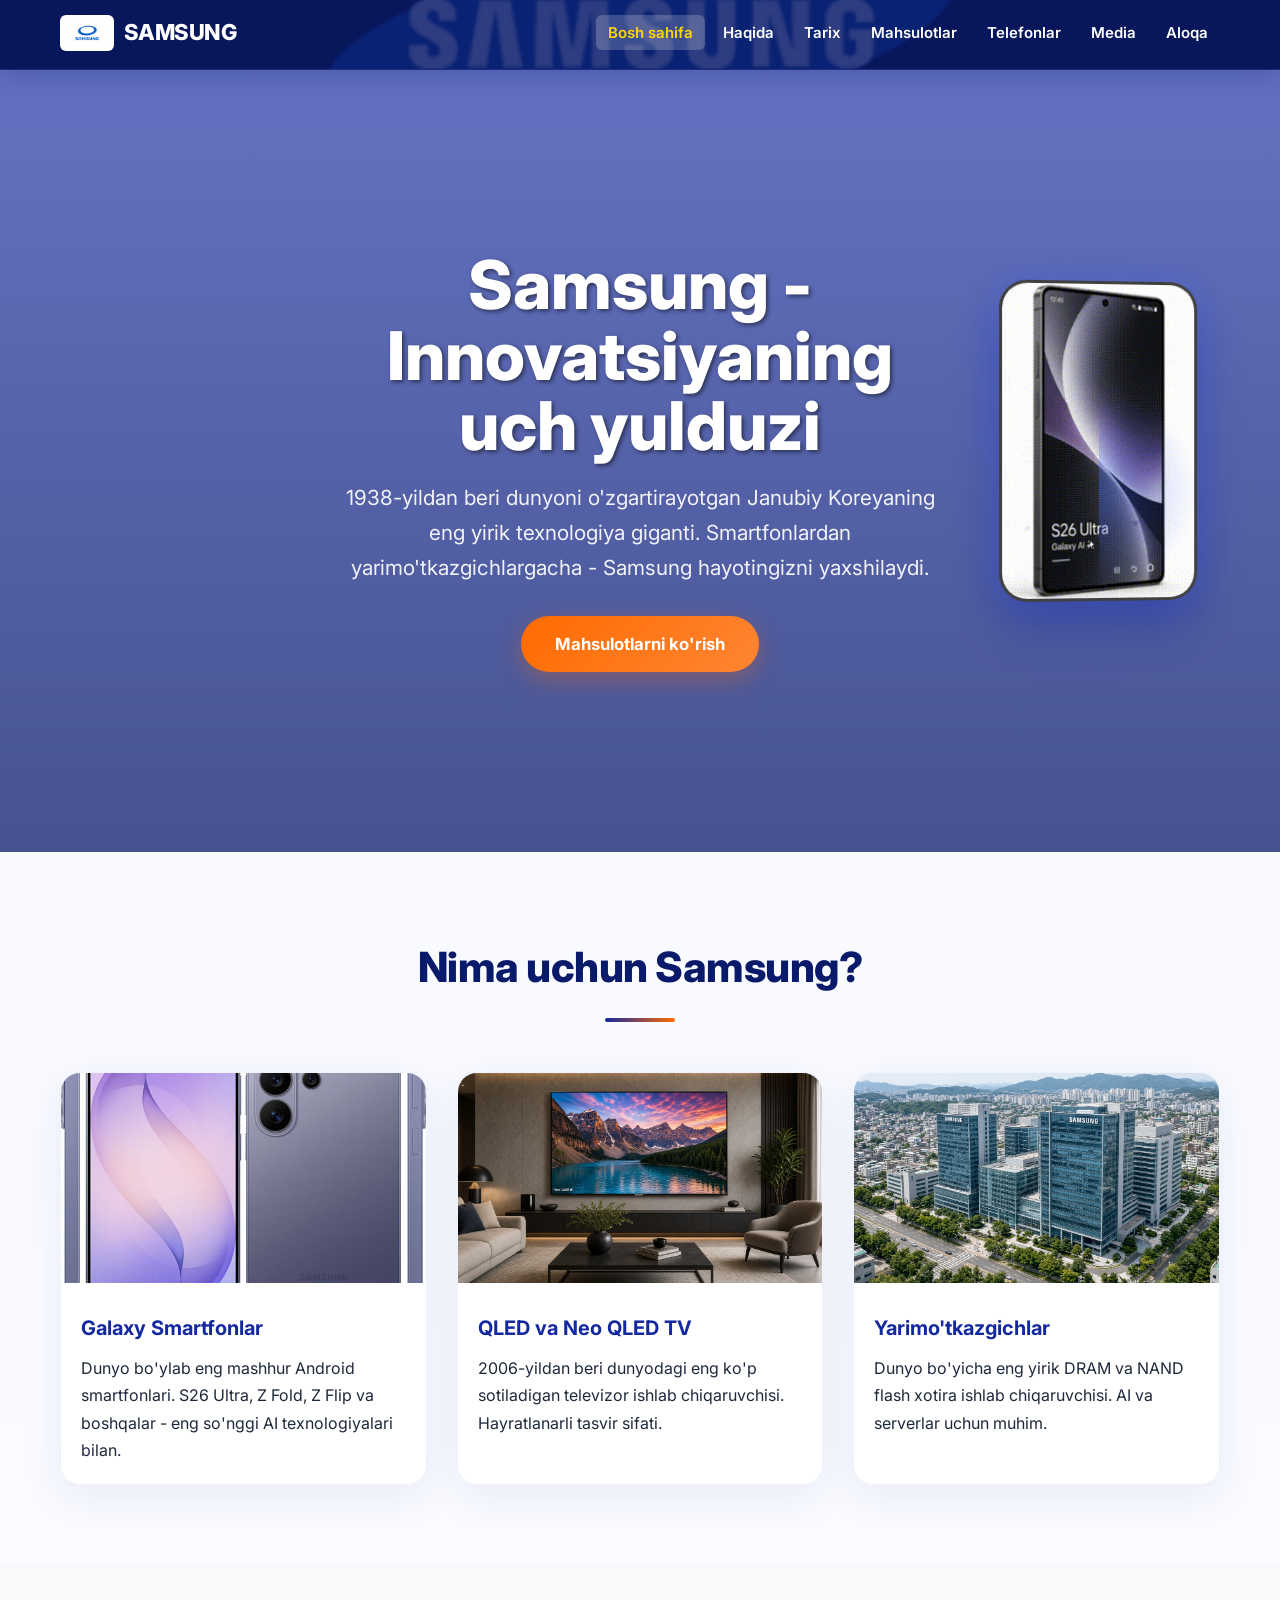
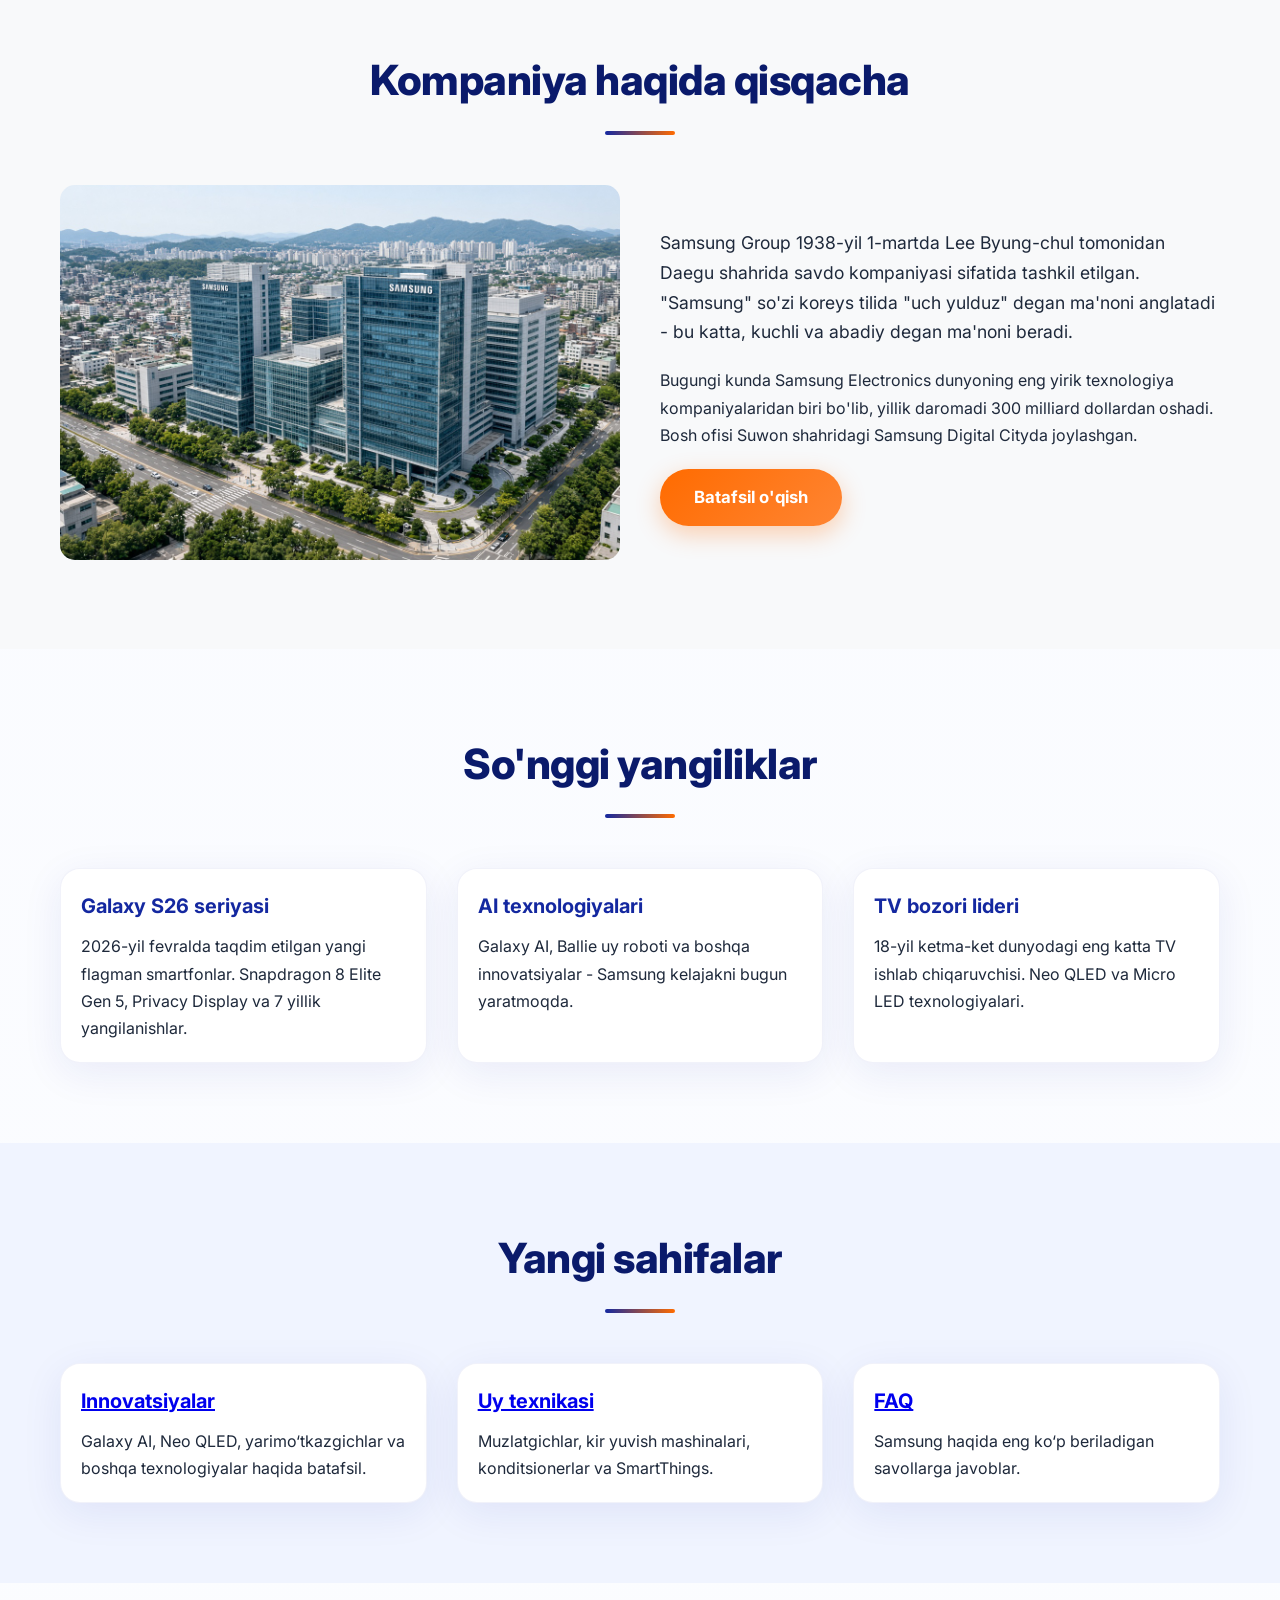
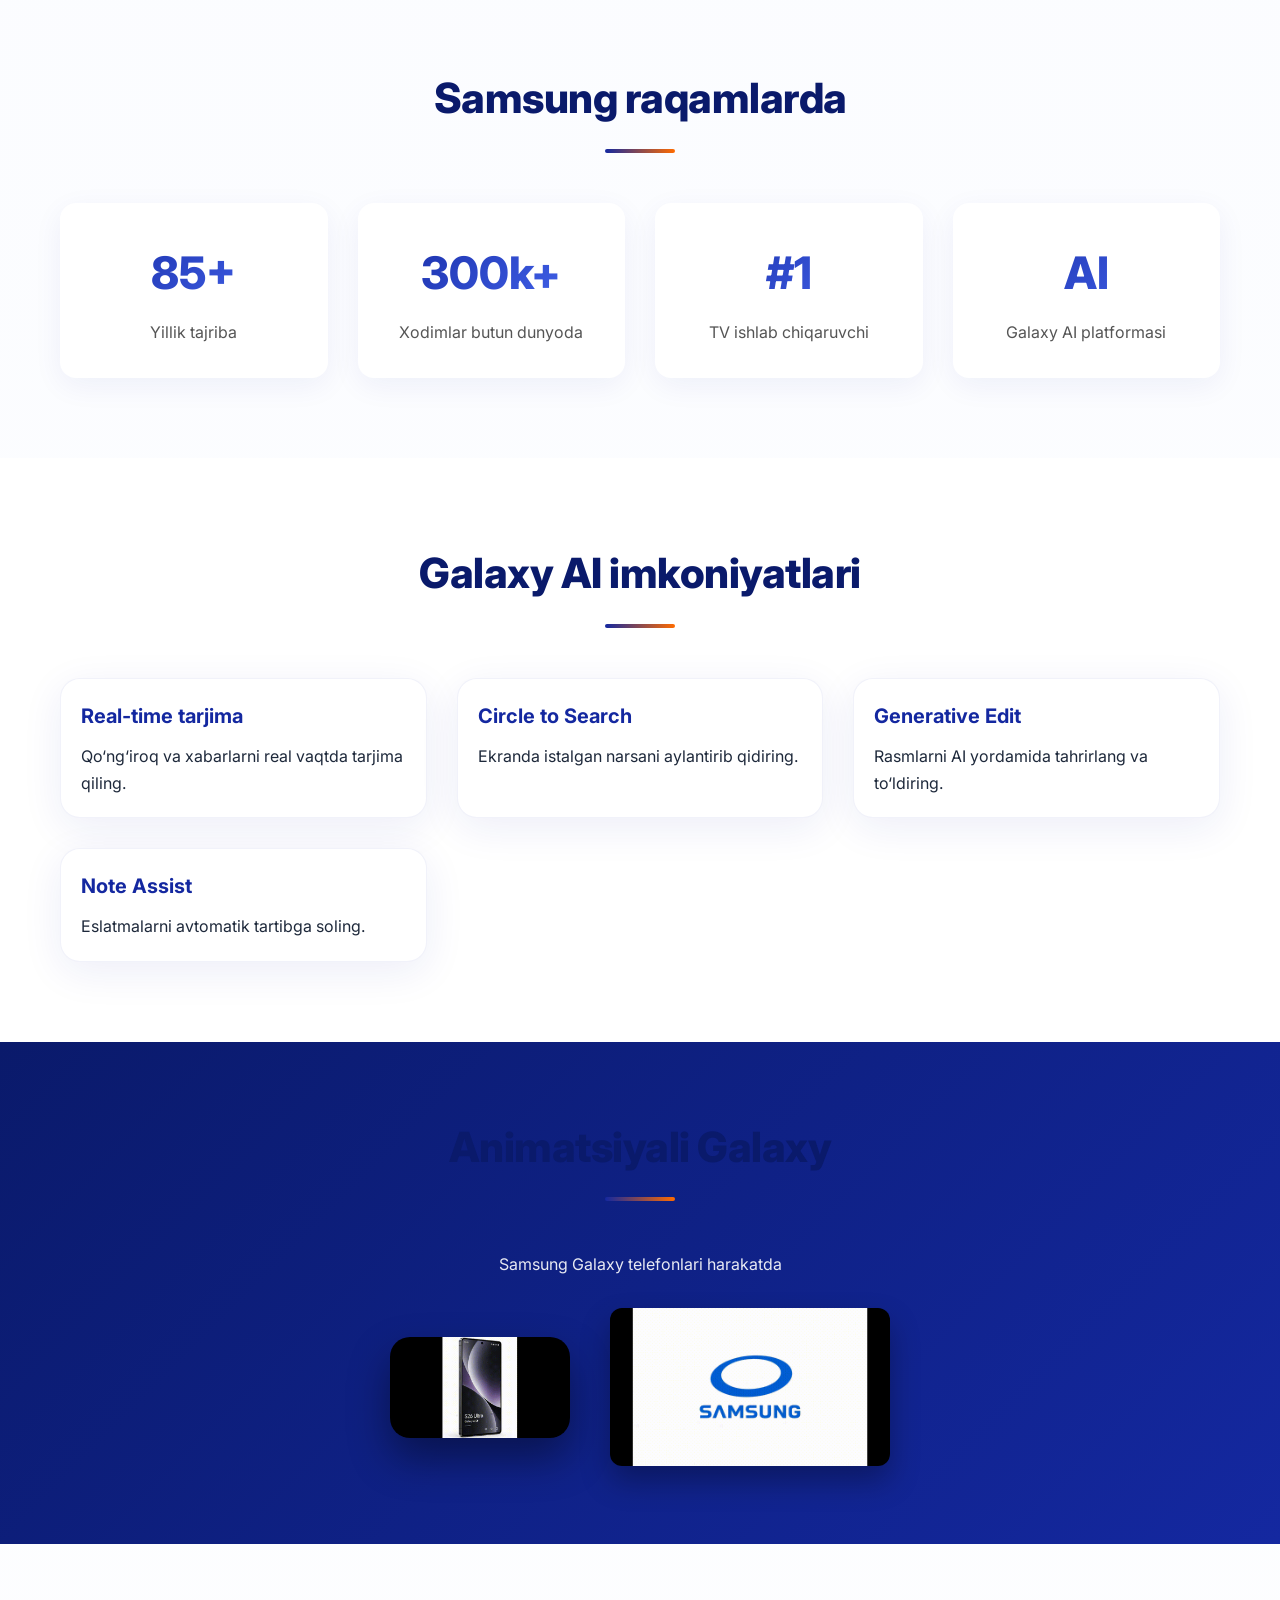
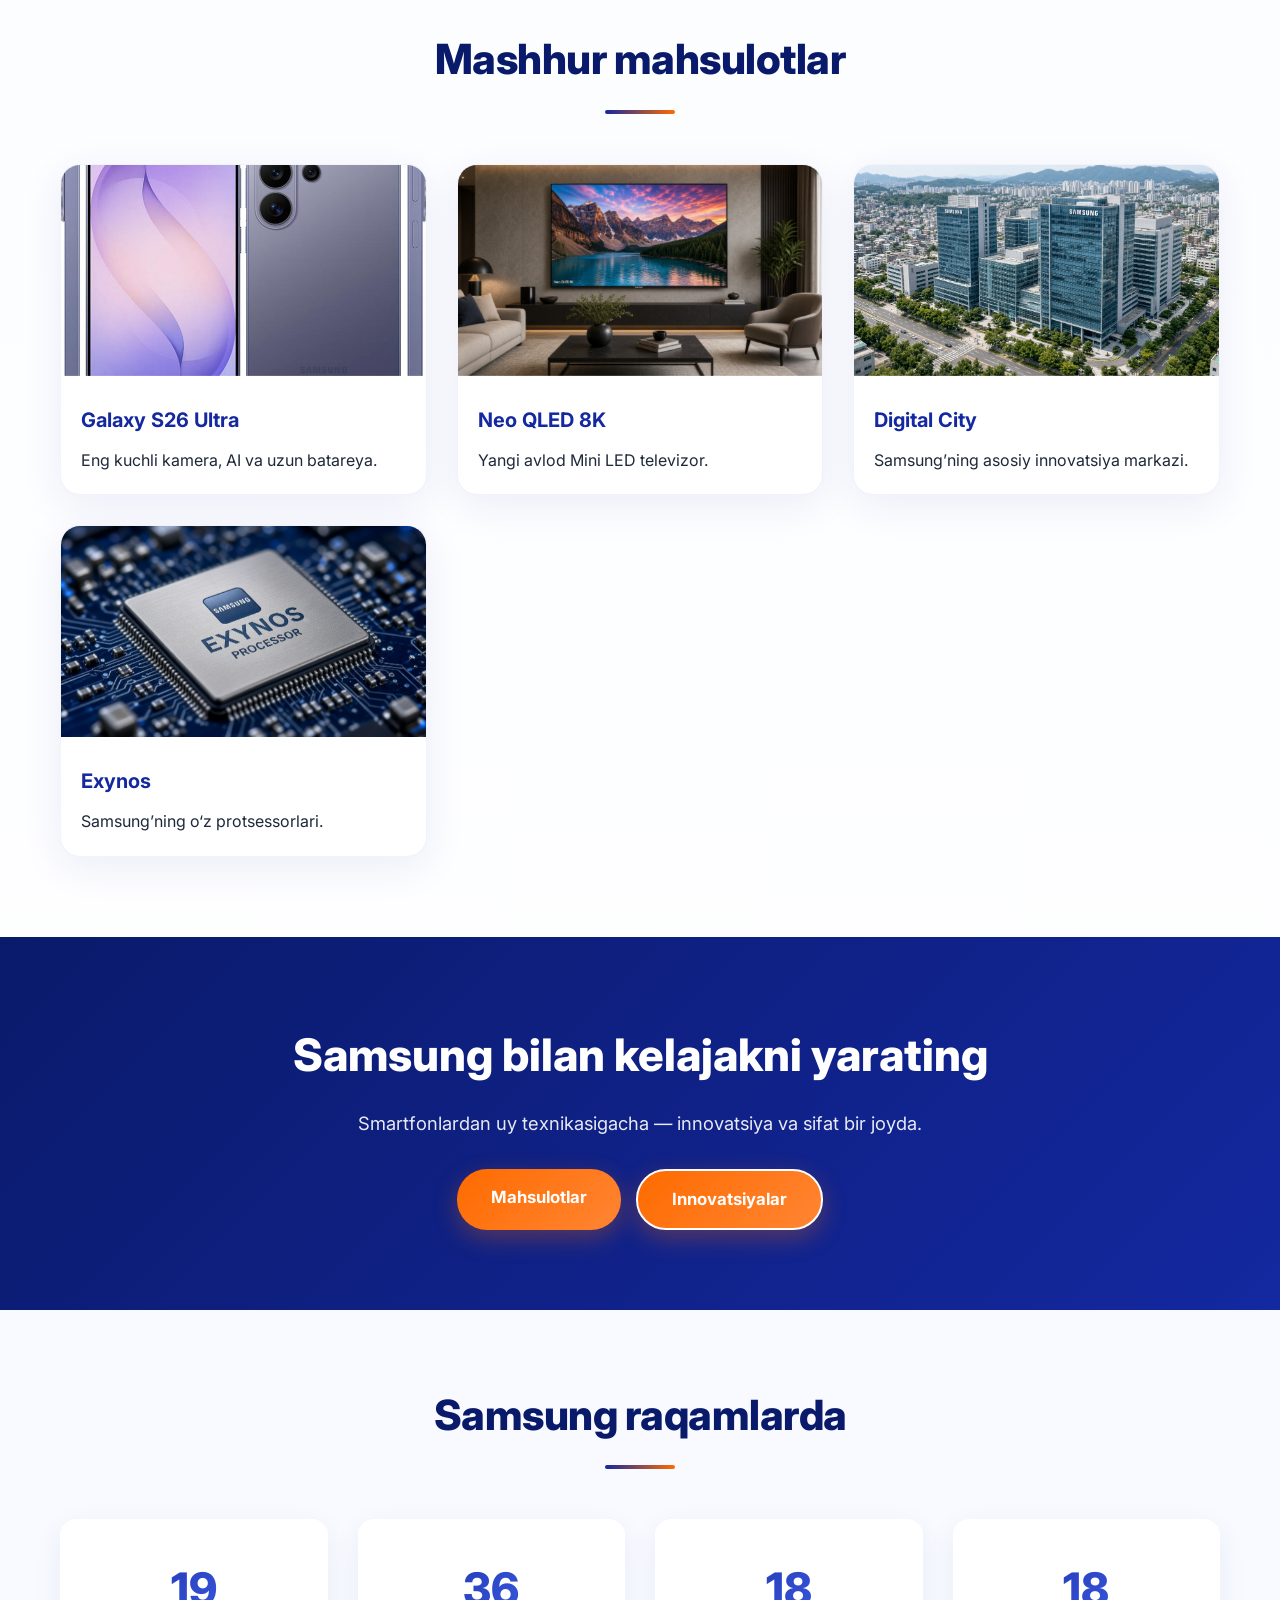
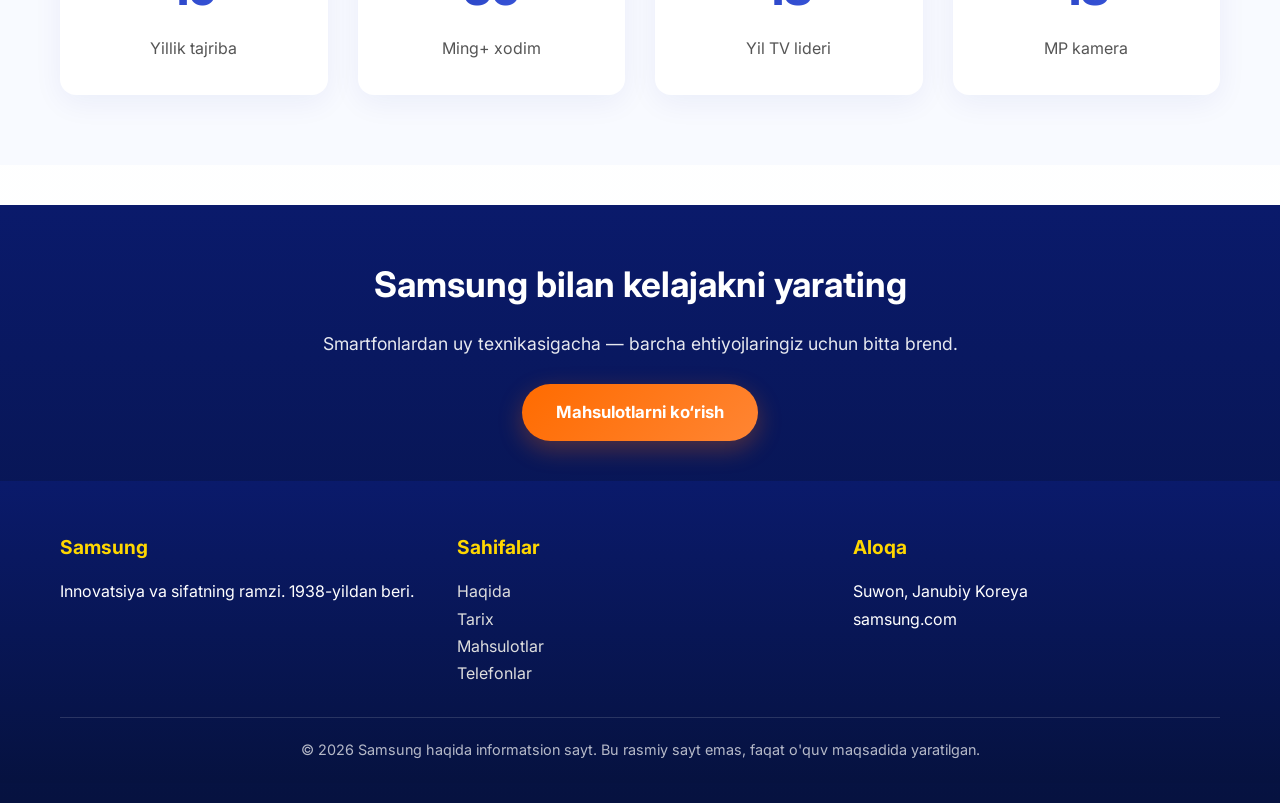
<file: samsung-site/index.html>
<!DOCTYPE html>
<html lang="uz">
<head>
    <meta charset="UTF-8">
    <meta name="viewport" content="width=device-width, initial-scale=1.0">
    <title>Samsung - Dunyodagi eng yirik texnologiya kompaniyasi</title>
    <link rel="stylesheet" href="css/style.css">
</head>
<body>
    <header>
        <img src="media/particles4.gif" alt="Particles" class="nav-video">
        <div class="nav-overlay"></div>
        <div class="container">
            <nav class="navbar">
                <a href="index.html" class="logo">
                    <img src="images/logo.jpg" alt="Samsung Logo">
                    SAMSUNG
                </a>
                <ul class="nav-menu">
                    <li><a href="index.html" class="active">Bosh sahifa</a></li>
                    <li><a href="haqida.html">Haqida</a></li>
                    <li><a href="tarix.html">Tarix</a></li>
                    <li><a href="mahsulotlar.html">Mahsulotlar</a></li>
                    <li><a href="telefonlar.html">Telefonlar</a></li>
                    <li><a href="media.html">Media</a></li>
                    <li><a href="aloqa.html">Aloqa</a></li>
                </ul>
                <div class="hamburger">
                    <span></span>
                    <span></span>
                    <span></span>
                </div>
            </nav>
        </div>
    </header>

    <section class="hero">
        <video autoplay muted loop playsinline class="hero-video">
            <source src="media/samsung-billboard-web.mp4" type="video/mp4">
        </video>
        <div class="hero-overlay"></div>
        <div class="hero-content">
            <h1>Samsung - Innovatsiyaning uch yulduzi</h1>
            <p>1938-yildan beri dunyoni o'zgartirayotgan Janubiy Koreyaning eng yirik texnologiya giganti. Smartfonlardan yarimo'tkazgichlargacha - Samsung hayotingizni yaxshilaydi.</p>
            <a href="mahsulotlar.html" class="btn">Mahsulotlarni ko'rish</a>
        </div>
        <div class="d3-showcase">
            <div class="samsung-phone-3d">
                <img src="media/phone-zoom.gif" alt="3D Telefon Animatsiya" class="phone-img">
                <div class="glow"></div>
            </div>
        </div>
    </section>

    <section>
        <div class="container">
            <h2 class="section-title">Nima uchun Samsung?</h2>
            <div class="cards">
                <div class="card">
                    <img src="images/galaxy-s26-back.jpg" alt="Galaxy Smartfon">
                    <div class="card-content">
                        <h3>Galaxy Smartfonlar</h3>
                        <p>Dunyo bo'ylab eng mashhur Android smartfonlari. S26 Ultra, Z Fold, Z Flip va boshqalar - eng so'nggi AI texnologiyalari bilan.</p>
                    </div>
                </div>
                <div class="card">
                    <img src="images/neo-qled.jpg" alt="Samsung TV">
                    <div class="card-content">
                        <h3>QLED va Neo QLED TV</h3>
                        <p>2006-yildan beri dunyodagi eng ko'p sotiladigan televizor ishlab chiqaruvchisi. Hayratlanarli tasvir sifati.</p>
                    </div>
                </div>
                <div class="card">
                    <img src="images/digital-city.jpg" alt="Samsung HQ">
                    <div class="card-content">
                        <h3>Yarimo'tkazgichlar</h3>
                        <p>Dunyo bo'yicha eng yirik DRAM va NAND flash xotira ishlab chiqaruvchisi. AI va serverlar uchun muhim.</p>
                    </div>
                </div>
            </div>
        </div>
    </section>

    <section style="background: #f8f9fa;">
        <div class="container">
            <h2 class="section-title">Kompaniya haqida qisqacha</h2>
            <div style="display: flex; gap: 40px; align-items: center; flex-wrap: wrap;">
                <div style="flex: 1; min-width: 300px;">
                    <img src="images/digital-city.jpg" alt="Samsung Digital City" style="width: 100%; border-radius: 15px;">
                </div>
                <div style="flex: 1; min-width: 300px;">
                    <p style="font-size: 1.1rem; margin-bottom: 20px;">Samsung Group 1938-yil 1-martda Lee Byung-chul tomonidan Daegu shahrida savdo kompaniyasi sifatida tashkil etilgan. "Samsung" so'zi koreys tilida "uch yulduz" degan ma'noni anglatadi - bu katta, kuchli va abadiy degan ma'noni beradi.</p>
                    <p>Bugungi kunda Samsung Electronics dunyoning eng yirik texnologiya kompaniyalaridan biri bo'lib, yillik daromadi 300 milliard dollardan oshadi. Bosh ofisi Suwon shahridagi Samsung Digital Cityda joylashgan.</p>
                    <a href="haqida.html" class="btn" style="margin-top: 20px;">Batafsil o'qish</a>
                </div>
            </div>
        </div>
    </section>

    <section>
        <div class="container">
            <h2 class="section-title">So'nggi yangiliklar</h2>
            <div class="cards">
                <div class="card">
                    <div class="card-content">
                        <h3>Galaxy S26 seriyasi</h3>
                        <p>2026-yil fevralda taqdim etilgan yangi flagman smartfonlar. Snapdragon 8 Elite Gen 5, Privacy Display va 7 yillik yangilanishlar.</p>
                    </div>
                </div>
                <div class="card">
                    <div class="card-content">
                        <h3>AI texnologiyalari</h3>
                        <p>Galaxy AI, Ballie uy roboti va boshqa innovatsiyalar - Samsung kelajakni bugun yaratmoqda.</p>
                    </div>
                </div>
                <div class="card">
                    <div class="card-content">
                        <h3>TV bozori lideri</h3>
                        <p>18-yil ketma-ket dunyodagi eng katta TV ishlab chiqaruvchisi. Neo QLED va Micro LED texnologiyalari.</p>
                    </div>
                </div>
            </div>
        </div>
    </section>

    <section style="background:#f0f4ff;">
        <div class="container">
            <h2 class="section-title">Yangi sahifalar</h2>
            <div class="cards">
                <div class="card">
                    <div class="card-content">
                        <h3><a href="innovatsiyalar.html">Innovatsiyalar</a></h3>
                        <p>Galaxy AI, Neo QLED, yarimo‘tkazgichlar va boshqa texnologiyalar haqida batafsil.</p>
                    </div>
                </div>
                <div class="card">
                    <div class="card-content">
                        <h3><a href="uy-texnikasi.html">Uy texnikasi</a></h3>
                        <p>Muzlatgichlar, kir yuvish mashinalari, konditsionerlar va SmartThings.</p>
                    </div>
                </div>
                <div class="card">
                    <div class="card-content">
                        <h3><a href="faq.html">FAQ</a></h3>
                        <p>Samsung haqida eng ko‘p beriladigan savollarga javoblar.</p>
                    </div>
                </div>
            </div>
        </div>
    </section>

    <section>
        <div class="container">
            <h2 class="section-title">Samsung raqamlarda</h2>
            <div class="stats">
                <div class="stat">
                    <h3>85+</h3>
                    <p>Yillik tajriba</p>
                </div>
                <div class="stat">
                    <h3>300k+</h3>
                    <p>Xodimlar butun dunyoda</p>
                </div>
                <div class="stat">
                    <h3>#1</h3>
                    <p>TV ishlab chiqaruvchi</p>
                </div>
                <div class="stat">
                    <h3>AI</h3>
                    <p>Galaxy AI platformasi</p>
                </div>
            </div>
        </div>
    </section>

    <section style="background:#fff;">
        <div class="container">
            <h2 class="section-title">Galaxy AI imkoniyatlari</h2>
            <div class="cards">
                <div class="card">
                    <div class="card-content">
                        <h3>Real-time tarjima</h3>
                        <p>Qo‘ng‘iroq va xabarlarni real vaqtda tarjima qiling.</p>
                    </div>
                </div>
                <div class="card">
                    <div class="card-content">
                        <h3>Circle to Search</h3>
                        <p>Ekranda istalgan narsani aylantirib qidiring.</p>
                    </div>
                </div>
                <div class="card">
                    <div class="card-content">
                        <h3>Generative Edit</h3>
                        <p>Rasmlarni AI yordamida tahrirlang va to‘ldiring.</p>
                    </div>
                </div>
                <div class="card">
                    <div class="card-content">
                        <h3>Note Assist</h3>
                        <p>Eslatmalarni avtomatik tartibga soling.</p>
                    </div>
                </div>
            </div>
        </div>
    </section>

    <!-- Yangi animatsiyali bo'lim -->
    <section style="background: linear-gradient(135deg, #0a1a6b, #1428a0); color: white; padding: 70px 20px; text-align: center;">
        <div class="container">
            <h2 class="section-title" style="color: white;">Animatsiyali Galaxy</h2>
            <p style="margin-bottom: 30px; opacity: 0.9;">Samsung Galaxy telefonlari harakatda</p>
            <div style="display: flex; justify-content: center; gap: 40px; flex-wrap: wrap; align-items: center;">
                <div class="animated-phone">
                    <img src="media/phone-zoom.gif" alt="Telefon Zoom Animatsiya" style="width: 180px; border-radius: 20px; box-shadow: 0 20px 40px rgba(0,0,0,0.4);">
                </div>
                <div class="animated-phone">
                    <img src="media/samsung-slideshow.gif" alt="Slideshow Animatsiya" style="width: 280px; border-radius: 12px; box-shadow: 0 15px 30px rgba(0,0,0,0.3);">
                </div>
            </div>
        </div>
    </section>

    <section>
        <div class="container">
            <h2 class="section-title">Mashhur mahsulotlar</h2>
            <div class="cards">
                <div class="card">
                    <img src="images/galaxy-s26-back.jpg" alt="Galaxy">
                    <div class="card-content">
                        <h3>Galaxy S26 Ultra</h3>
                        <p>Eng kuchli kamera, AI va uzun batareya.</p>
                    </div>
                </div>
                <div class="card">
                    <img src="images/neo-qled.jpg" alt="TV">
                    <div class="card-content">
                        <h3>Neo QLED 8K</h3>
                        <p>Yangi avlod Mini LED televizor.</p>
                    </div>
                </div>
                <div class="card">
                    <img src="images/digital-city.jpg" alt="HQ">
                    <div class="card-content">
                        <h3>Digital City</h3>
                        <p>Samsung’ning asosiy innovatsiya markazi.</p>
                    </div>
                </div>
                <div class="card">
                    <img src="images/exynos.jpg" alt="Exynos">
                    <div class="card-content">
                        <h3>Exynos</h3>
                        <p>Samsung’ning o‘z protsessorlari.</p>
                    </div>
                </div>
            </div>
        </div>
    </section>

    <section style="background: linear-gradient(135deg, #0A1A6B, #1428A0); color: white; padding: 80px 20px; text-align: center;">
        <div class="container">
            <h2 style="font-size: 2.8rem; font-weight: 800; margin-bottom: 15px;">Samsung bilan kelajakni yarating</h2>
            <p style="font-size: 1.15rem; margin-bottom: 30px; opacity: 0.9; max-width: 600px; margin-left: auto; margin-right: auto;">Smartfonlardan uy texnikasigacha — innovatsiya va sifat bir joyda.</p>
            <div style="display: flex; gap: 15px; justify-content: center; flex-wrap: wrap;">
                <a href="mahsulotlar.html" class="btn" style="background: #FF6B00;">Mahsulotlar</a>
                <a href="innovatsiyalar.html" class="btn" style="background: transparent; border: 2px solid white;">Innovatsiyalar</a>
            </div>
        </div>
    </section>

    <!-- Yangi zur bo'lim: Raqamlar animatsiyasi -->
    <section style="background: #f8faff; padding: 70px 20px;">
        <div class="container">
            <h2 class="section-title">Samsung raqamlarda</h2>
            <div class="stats" id="stats">
                <div class="stat float-physics">
                    <h3 class="counter" data-target="85">0</h3>
                    <p>Yillik tajriba</p>
                </div>
                <div class="stat float-physics" style="animation-delay: 0.3s;">
                    <h3 class="counter" data-target="300">0</h3>
                    <p>Ming+ xodim</p>
                </div>
                <div class="stat float-physics" style="animation-delay: 0.6s;">
                    <h3 class="counter" data-target="18">0</h3>
                    <p>Yil TV lideri</p>
                </div>
                <div class="stat float-physics" style="animation-delay: 0.9s;">
                    <h3 class="counter" data-target="200">0</h3>
                    <p>MP kamera</p>
                </div>
            </div>
        </div>
    </section>

    <footer>
        <div class="container">
            <h2 style="font-size:2.2rem; margin-bottom:15px;">Samsung bilan kelajakni yarating</h2>
            <p style="font-size:1.1rem; margin-bottom:25px; opacity:0.9;">Smartfonlardan uy texnikasigacha — barcha ehtiyojlaringiz uchun bitta brend.</p>
            <a href="mahsulotlar.html" class="btn" style="background:#FF6B00; border:none;">Mahsulotlarni ko‘rish</a>
        </div>
    </section>

    <footer>
        <div class="container">
            <div class="footer-content">
                <div class="footer-section">
                    <h3>Samsung</h3>
                    <p>Innovatsiya va sifatning ramzi. 1938-yildan beri.</p>
                </div>
                <div class="footer-section">
                    <h3>Sahifalar</h3>
                    <ul>
                        <li><a href="haqida.html">Haqida</a></li>
                        <li><a href="tarix.html">Tarix</a></li>
                        <li><a href="mahsulotlar.html">Mahsulotlar</a></li>
                        <li><a href="telefonlar.html">Telefonlar</a></li>
                    </ul>
                </div>
                <div class="footer-section">
                    <h3>Aloqa</h3>
                    <p>Suwon, Janubiy Koreya</p>
                    <p>samsung.com</p>
                </div>
            </div>
            <div class="copyright">
                <p>&copy; 2026 Samsung haqida informatsion sayt. Bu rasmiy sayt emas, faqat o'quv maqsadida yaratilgan.</p>
            </div>
        </div>
    </footer>

    <script src="js/script.js"></script>
</body>
</html>
</file>
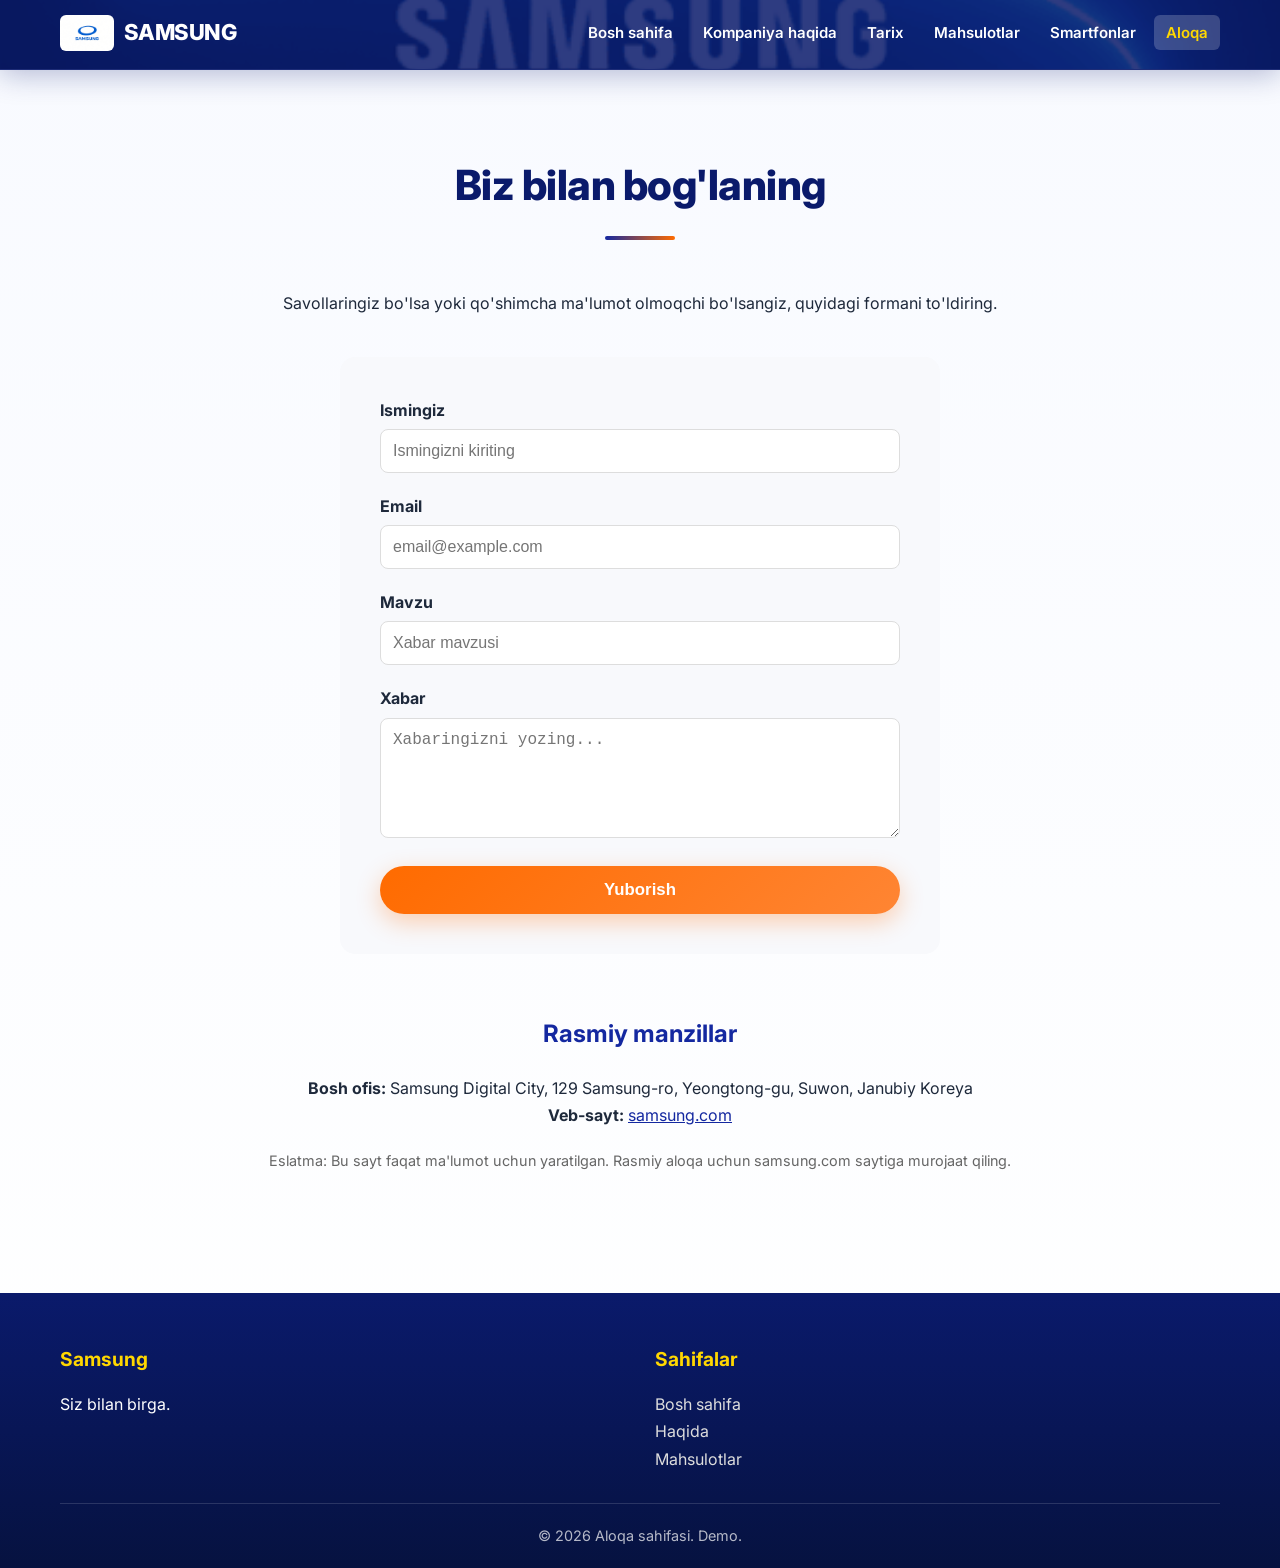
<file: samsung-site/aloqa.html>
<!DOCTYPE html>
<html lang="uz">
<head>
    <meta charset="UTF-8">
    <meta name="viewport" content="width=device-width, initial-scale=1.0">
    <title>Samsung bilan aloqa</title>
    <link rel="stylesheet" href="css/style.css">
</head>
<body>
    <header>
        <img src="media/particles4.gif" alt="Particles" class="nav-video">
        <div class="nav-overlay"></div>
        <div class="container">
            <nav class="navbar">
                <a href="index.html" class="logo">
                    <img src="images/logo.jpg" alt="Samsung Logo">
                    SAMSUNG
                </a>
                <ul class="nav-menu">
                    <li><a href="index.html">Bosh sahifa</a></li>
                    <li><a href="haqida.html">Kompaniya haqida</a></li>
                    <li><a href="tarix.html">Tarix</a></li>
                    <li><a href="mahsulotlar.html">Mahsulotlar</a></li>
                    <li><a href="telefonlar.html">Smartfonlar</a></li>
                    <li><a href="aloqa.html" class="active">Aloqa</a></li>
                </ul>
                
                <div class="hamburger">
                    <span></span>
                    <span></span>
                    <span></span>
                </div>
            </nav>
        </div>
    </header>

    <section>
        <div class="container">
            <h1 class="section-title">Biz bilan bog'laning</h1>
            <p style="text-align: center; margin-bottom: 40px;">Savollaringiz bo'lsa yoki qo'shimcha ma'lumot olmoqchi bo'lsangiz, quyidagi formani to'ldiring.</p>

            <div class="contact-form">
                <form>
                    <div class="form-group">
                        <label for="name">Ismingiz</label>
                        <input type="text" id="name" name="name" required placeholder="Ismingizni kiriting">
                    </div>
                    <div class="form-group">
                        <label for="email">Email</label>
                        <input type="email" id="email" name="email" required placeholder="email@example.com">
                    </div>
                    <div class="form-group">
                        <label for="subject">Mavzu</label>
                        <input type="text" id="subject" name="subject" required placeholder="Xabar mavzusi">
                    </div>
                    <div class="form-group">
                        <label for="message">Xabar</label>
                        <textarea id="message" name="message" required placeholder="Xabaringizni yozing..."></textarea>
                    </div>
                    <button type="submit" class="btn" style="width: 100%;">Yuborish</button>
                </form>
            </div>

            <div style="margin-top: 60px; text-align: center;">
                <h2 style="color: var(--samsung-blue);">Rasmiy manzillar</h2>
                <p style="margin-top: 20px;"><strong>Bosh ofis:</strong> Samsung Digital City, 129 Samsung-ro, Yeongtong-gu, Suwon, Janubiy Koreya</p>
                <p><strong>Veb-sayt:</strong> <a href="https://www.samsung.com" target="_blank" style="color: var(--samsung-blue);">samsung.com</a></p>
                <p style="margin-top: 20px; font-size: 0.9rem; color: #666;">Eslatma: Bu sayt faqat ma'lumot uchun yaratilgan. Rasmiy aloqa uchun samsung.com saytiga murojaat qiling.</p>
            </div>
        </div>
    </section>

    <footer>
        <div class="container">
            <div class="footer-content">
                <div class="footer-section">
                    <h3>Samsung</h3>
                    <p>Siz bilan birga.</p>
                </div>
                <div class="footer-section">
                    <h3>Sahifalar</h3>
                    <ul>
                        <li><a href="index.html">Bosh sahifa</a></li>
                        <li><a href="haqida.html">Haqida</a></li>
                        <li><a href="mahsulotlar.html">Mahsulotlar</a></li>
                    </ul>
                </div>
            </div>
            <div class="copyright">
                <p>&copy; 2026 Aloqa sahifasi. Demo.</p>
            </div>
        </div>
    </footer>

    <script src="js/script.js"></script>
</body>
</html>
</file>
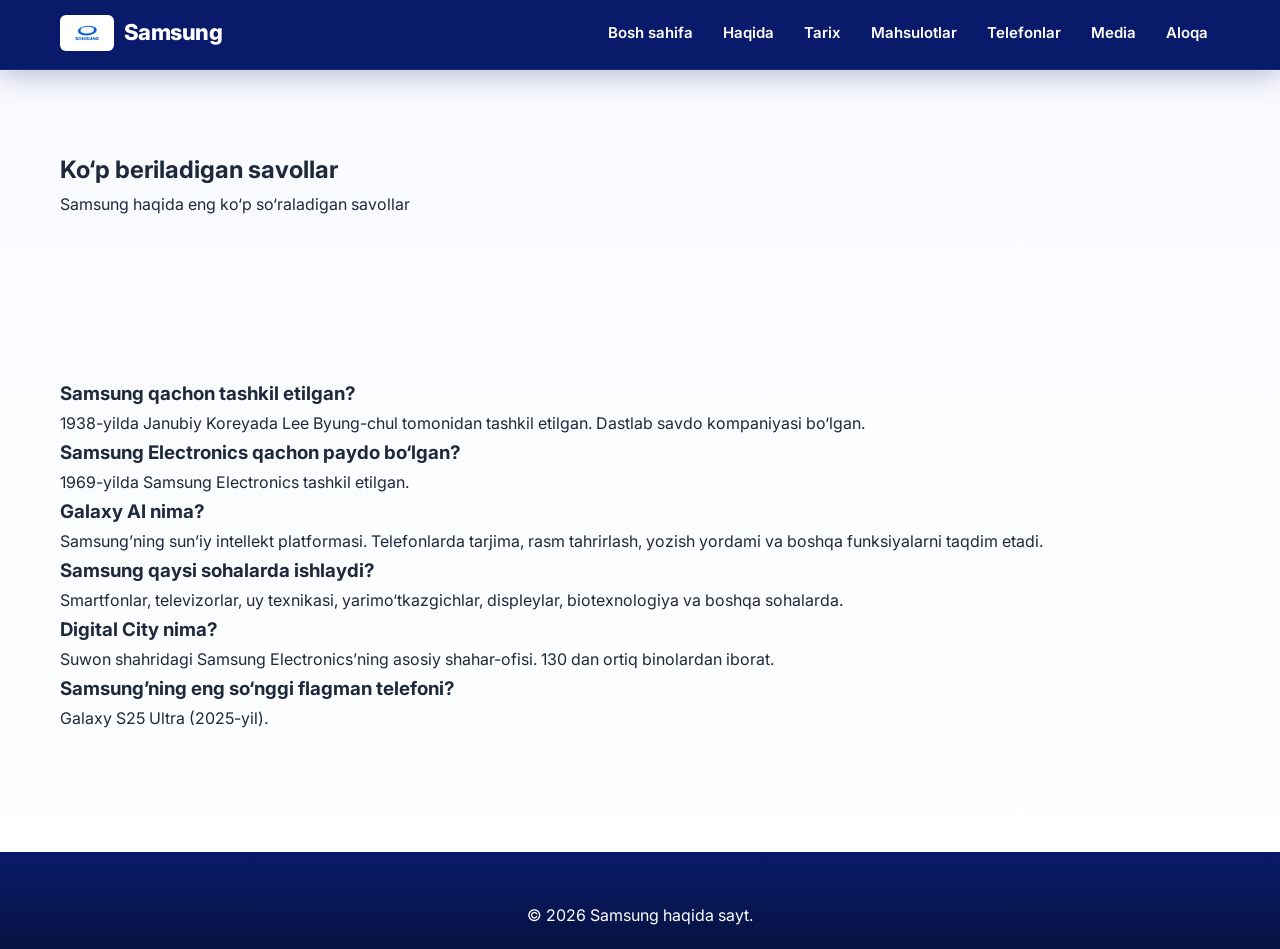
<file: samsung-site/faq.html>
<!DOCTYPE html>
<html lang="uz">
<head>
    <meta charset="UTF-8">
    <meta name="viewport" content="width=device-width, initial-scale=1.0">
    <title>Samsung FAQ</title>
    <link rel="stylesheet" href="css/style.css">
</head>
<body>
    <header>
        <div class="container">
            <nav class="navbar">
                <a href="index.html" class="logo">
                    <img src="images/logo.jpg" alt="Samsung"> Samsung
                </a>
                <ul class="nav-menu">
                    <li><a href="index.html">Bosh sahifa</a></li>
                    <li><a href="haqida.html">Haqida</a></li>
                    <li><a href="tarix.html">Tarix</a></li>
                    <li><a href="mahsulotlar.html">Mahsulotlar</a></li>
                    <li><a href="telefonlar.html">Telefonlar</a></li>
                    <li><a href="media.html">Media</a></li>
                    <li><a href="aloqa.html">Aloqa</a></li>
                </ul>
                <div class="hamburger"><span></span><span></span><span></span></div>
            </nav>
        </div>
    </header>

    <section class="page-header">
        <div class="container">
            <h1>Ko‘p beriladigan savollar</h1>
            <p>Samsung haqida eng ko‘p so‘raladigan savollar</p>
        </div>
    </section>

    <section>
        <div class="container">
            <div class="faq">
                <div class="faq-item">
                    <h3>Samsung qachon tashkil etilgan?</h3>
                    <p>1938-yilda Janubiy Koreyada Lee Byung-chul tomonidan tashkil etilgan. Dastlab savdo kompaniyasi bo‘lgan.</p>
                </div>
                <div class="faq-item">
                    <h3>Samsung Electronics qachon paydo bo‘lgan?</h3>
                    <p>1969-yilda Samsung Electronics tashkil etilgan.</p>
                </div>
                <div class="faq-item">
                    <h3>Galaxy AI nima?</h3>
                    <p>Samsung’ning sun’iy intellekt platformasi. Telefonlarda tarjima, rasm tahrirlash, yozish yordami va boshqa funksiyalarni taqdim etadi.</p>
                </div>
                <div class="faq-item">
                    <h3>Samsung qaysi sohalarda ishlaydi?</h3>
                    <p>Smartfonlar, televizorlar, uy texnikasi, yarimo‘tkazgichlar, displeylar, biotexnologiya va boshqa sohalarda.</p>
                </div>
                <div class="faq-item">
                    <h3>Digital City nima?</h3>
                    <p>Suwon shahridagi Samsung Electronics’ning asosiy shahar-ofisi. 130 dan ortiq binolardan iborat.</p>
                </div>
                <div class="faq-item">
                    <h3>Samsung’ning eng so‘nggi flagman telefoni?</h3>
                    <p>Galaxy S25 Ultra (2025-yil).</p>
                </div>
            </div>
        </div>
    </section>

    <footer>
        <div class="container">
            <p>&copy; 2026 Samsung haqida sayt.</p>
        </div>
    </footer>
    <script src="js/script.js"></script>
</body>
</html>
</file>
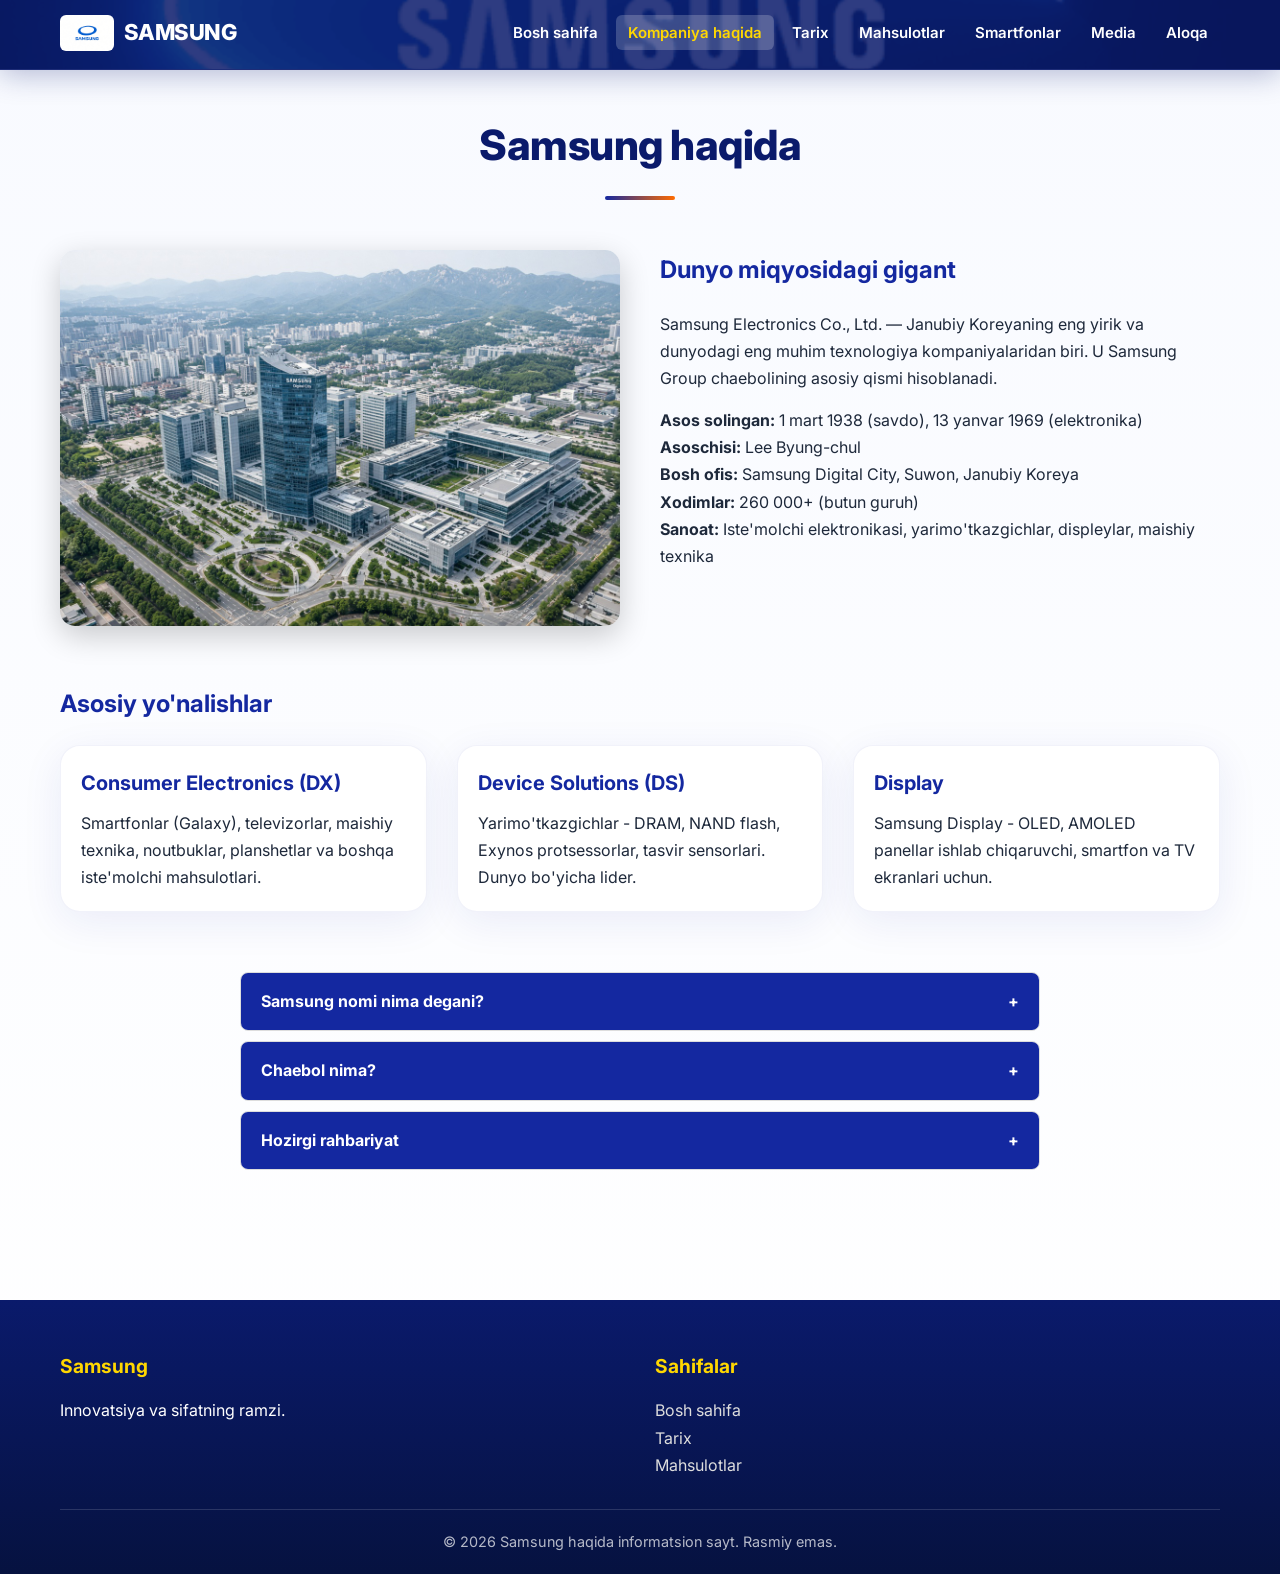
<file: samsung-site/haqida.html>
<!DOCTYPE html>
<html lang="uz">
<head>
    <meta charset="UTF-8">
    <meta name="viewport" content="width=device-width, initial-scale=1.0">
    <title>Samsung haqida - Kompaniya ma'lumotlari</title>
    <link rel="stylesheet" href="css/style.css">
</head>
<body>
    <header>
        <img src="media/particles4.gif" alt="Particles" class="nav-video">
        <div class="nav-overlay"></div>
        <div class="container">
            <nav class="navbar">
                <a href="index.html" class="logo">
                    <img src="images/logo.jpg" alt="Samsung Logo">
                    SAMSUNG
                </a>
                <ul class="nav-menu">
                    <li><a href="index.html">Bosh sahifa</a></li>
                    <li><a href="haqida.html" class="active">Kompaniya haqida</a></li>
                    <li><a href="tarix.html">Tarix</a></li>
                    <li><a href="mahsulotlar.html">Mahsulotlar</a></li>
                    <li><a href="telefonlar.html">Smartfonlar</a></li>
                    <li><a href="media.html">Media</a></li>
                    <li><a href="aloqa.html">Aloqa</a></li>
                </ul>
                
                <div class="hamburger">
                    <span></span>
                    <span></span>
                    <span></span>
                </div>
            </nav>
        </div>
    </header>

    <section style="padding-top: 40px;">
        <div class="container">
            <h1 class="section-title">Samsung haqida</h1>
            
            <div style="display: flex; gap: 40px; flex-wrap: wrap; margin-bottom: 50px;">
                <div style="flex: 1; min-width: 300px;">
                    <img src="images/hq.jpg" alt="Samsung Digital City" style="width: 100%; border-radius: 15px; box-shadow: 0 10px 30px rgba(0,0,0,0.2);">
                </div>
                <div style="flex: 1; min-width: 300px;">
                    <h2 style="color: var(--samsung-blue); margin-bottom: 20px;">Dunyo miqyosidagi gigant</h2>
                    <p>Samsung Electronics Co., Ltd. — Janubiy Koreyaning eng yirik va dunyodagi eng muhim texnologiya kompaniyalaridan biri. U Samsung Group chaebolining asosiy qismi hisoblanadi.</p>
                    <p style="margin-top: 15px;"><strong>Asos solingan:</strong> 1 mart 1938 (savdo), 13 yanvar 1969 (elektronika)</p>
                    <p><strong>Asoschisi:</strong> Lee Byung-chul</p>
                    <p><strong>Bosh ofis:</strong> Samsung Digital City, Suwon, Janubiy Koreya</p>
                    <p><strong>Xodimlar:</strong> 260 000+ (butun guruh)</p>
                    <p><strong>Sanoat:</strong> Iste'molchi elektronikasi, yarimo'tkazgichlar, displeylar, maishiy texnika</p>
                </div>
            </div>

            <h2 style="color: var(--samsung-blue); margin: 40px 0 20px;">Asosiy yo'nalishlar</h2>
            <div class="cards">
                <div class="card">
                    <div class="card-content">
                        <h3>Consumer Electronics (DX)</h3>
                        <p>Smartfonlar (Galaxy), televizorlar, maishiy texnika, noutbuklar, planshetlar va boshqa iste'molchi mahsulotlari.</p>
                    </div>
                </div>
                <div class="card">
                    <div class="card-content">
                        <h3>Device Solutions (DS)</h3>
                        <p>Yarimo'tkazgichlar - DRAM, NAND flash, Exynos protsessorlar, tasvir sensorlari. Dunyo bo'yicha lider.</p>
                    </div>
                </div>
                <div class="card">
                    <div class="card-content">
                        <h3>Display</h3>
                        <p>Samsung Display - OLED, AMOLED panellar ishlab chiqaruvchi, smartfon va TV ekranlari uchun.</p>
                    </div>
                </div>
            </div>

            <div class="accordion" style="margin-top: 60px;">
                <div class="accordion-item">
                    <div class="accordion-header">Samsung nomi nima degani? <span>+</span></div>
                    <div class="accordion-content">
                        <p>"Samsung" (삼성) koreys tilida "uch yulduz" degan ma'noni anglatadi. Asoschi Lee Byung-chul bu nomni katta, ko'p sonli va kuchli narsalarni ifodalash uchun tanlagan. Yulduzlar abadiylikni anglatadi.</p>
                    </div>
                </div>
                <div class="accordion-item">
                    <div class="accordion-header">Chaebol nima? <span>+</span></div>
                    <div class="accordion-content">
                        <p>Chaebol - Janubiy Koreyadagi oilaviy nazorat qilinadigan yirik biznes konglomeratlari. Samsung, Hyundai, LG, SK Group eng yirik chaebollar hisoblanadi. Ular mamlakat iqtisodiyotining katta qismini tashkil etadi.</p>
                    </div>
                </div>
                <div class="accordion-item">
                    <div class="accordion-header">Hozirgi rahbariyat <span>+</span></div>
                    <div class="accordion-content">
                        <p>Lee Jae-yong (Jay Y. Lee) - Samsung Electronics ijrochi raisi. U Lee Kun-hee ning o'g'li va oilaning uchinchi avlod vakili. Kompaniya professional boshqaruvchilar tomonidan ham boshqariladi.</p>
                    </div>
                </div>
            </div>
        </div>
    </section>

    <footer>
        <div class="container">
            <div class="footer-content">
                <div class="footer-section">
                    <h3>Samsung</h3>
                    <p>Innovatsiya va sifatning ramzi.</p>
                </div>
                <div class="footer-section">
                    <h3>Sahifalar</h3>
                    <ul>
                        <li><a href="index.html">Bosh sahifa</a></li>
                        <li><a href="tarix.html">Tarix</a></li>
                        <li><a href="mahsulotlar.html">Mahsulotlar</a></li>
                    </ul>
                </div>
            </div>
            <div class="copyright">
                <p>&copy; 2026 Samsung haqida informatsion sayt. Rasmiy emas.</p>
            </div>
        </div>
    </footer>

    <script src="js/script.js"></script>
</body>
</html>
</file>
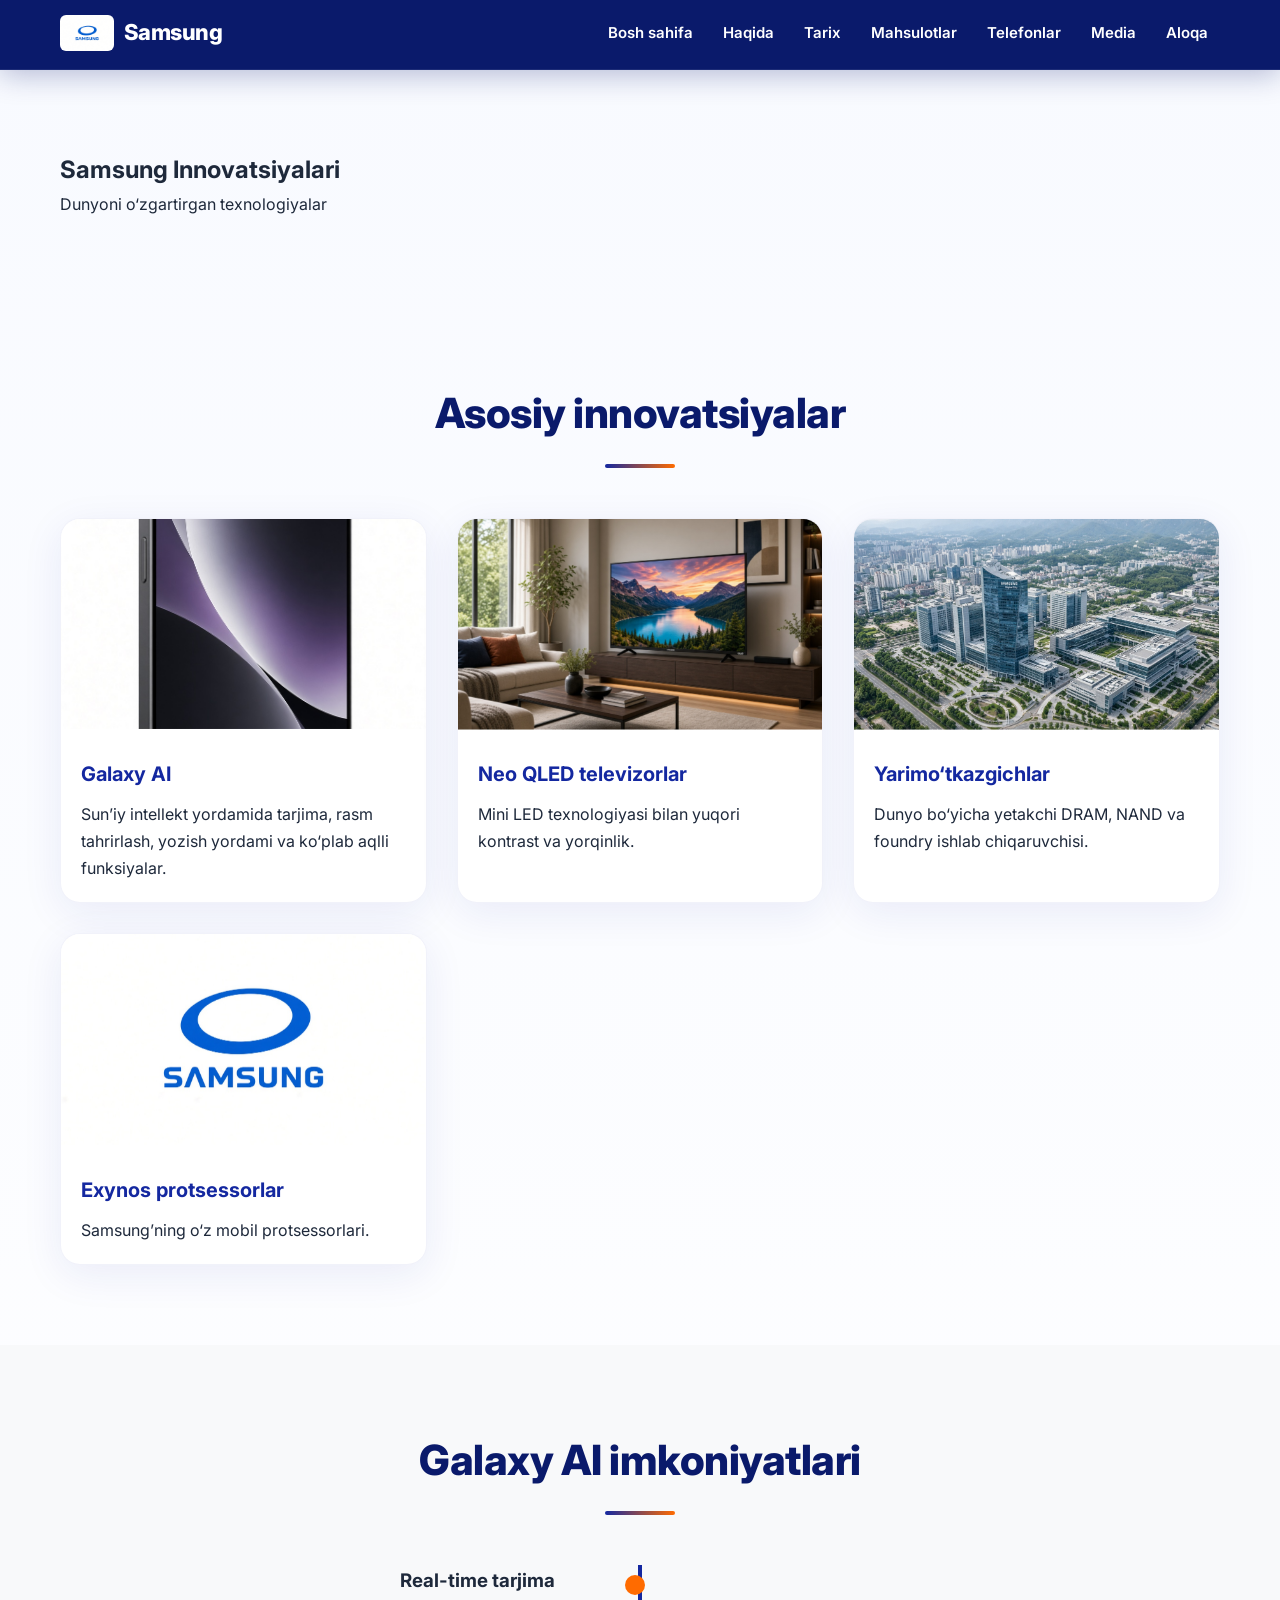
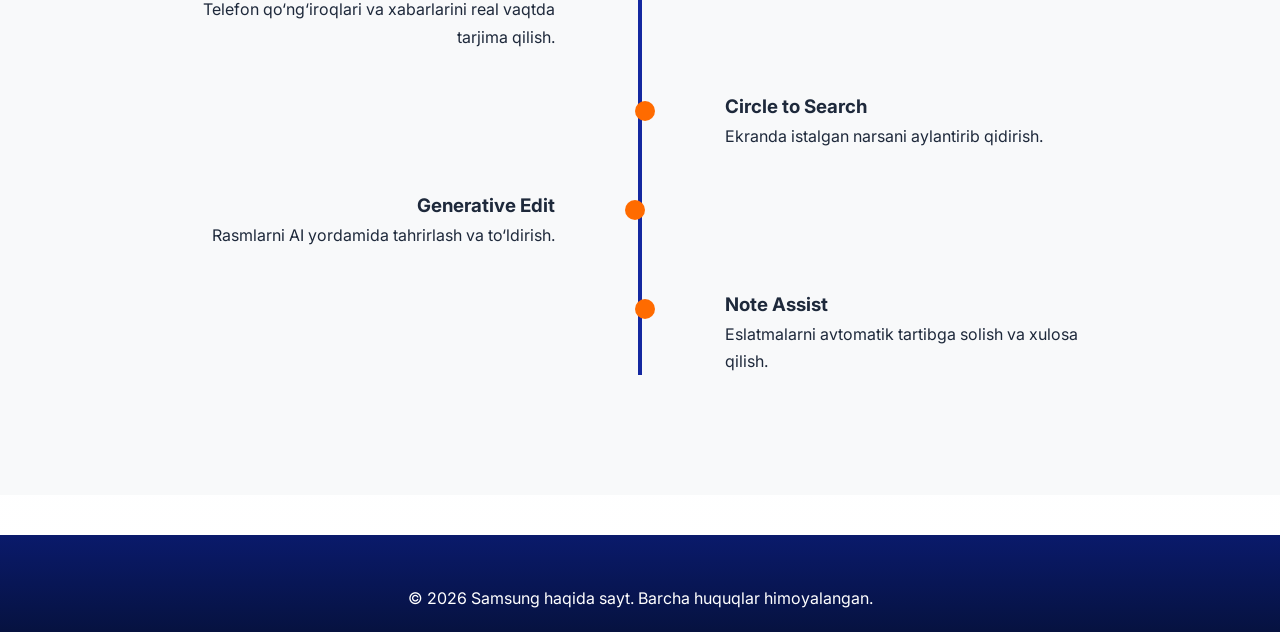
<file: samsung-site/innovatsiyalar.html>
<!DOCTYPE html>
<html lang="uz">
<head>
    <meta charset="UTF-8">
    <meta name="viewport" content="width=device-width, initial-scale=1.0">
    <title>Samsung Innovatsiyalari</title>
    <link rel="stylesheet" href="css/style.css">
</head>
<body>
    <header>
        <div class="container">
            <nav class="navbar">
                <a href="index.html" class="logo">
                    <img src="images/logo.jpg" alt="Samsung"> Samsung
                </a>
                <ul class="nav-menu">
                    <li><a href="index.html">Bosh sahifa</a></li>
                    <li><a href="haqida.html">Haqida</a></li>
                    <li><a href="tarix.html">Tarix</a></li>
                    <li><a href="mahsulotlar.html">Mahsulotlar</a></li>
                    <li><a href="telefonlar.html">Telefonlar</a></li>
                    <li><a href="media.html">Media</a></li>
                    <li><a href="aloqa.html">Aloqa</a></li>
                </ul>
                <div class="hamburger"><span></span><span></span><span></span></div>
            </nav>
        </div>
    </header>

    <section class="page-header">
        <div class="container">
            <h1>Samsung Innovatsiyalari</h1>
            <p>Dunyoni o‘zgartirgan texnologiyalar</p>
        </div>
    </section>

    <section>
        <div class="container">
            <h2 class="section-title">Asosiy innovatsiyalar</h2>
            <div class="cards">
                <div class="card">
                    <img src="images/phone.jpg" alt="Galaxy AI">
                    <div class="card-content">
                        <h3>Galaxy AI</h3>
                        <p>Sun’iy intellekt yordamida tarjima, rasm tahrirlash, yozish yordami va ko‘plab aqlli funksiyalar.</p>
                    </div>
                </div>
                <div class="card">
                    <img src="images/tv.jpg" alt="QLED va Neo QLED">
                    <div class="card-content">
                        <h3>Neo QLED televizorlar</h3>
                        <p>Mini LED texnologiyasi bilan yuqori kontrast va yorqinlik.</p>
                    </div>
                </div>
                <div class="card">
                    <img src="images/hq.jpg" alt="Yarimo‘tkazgichlar">
                    <div class="card-content">
                        <h3>Yarimo‘tkazgichlar</h3>
                        <p>Dunyo bo‘yicha yetakchi DRAM, NAND va foundry ishlab chiqaruvchisi.</p>
                    </div>
                </div>
                <div class="card">
                    <img src="images/logo.jpg" alt="Exynos">
                    <div class="card-content">
                        <h3>Exynos protsessorlar</h3>
                        <p>Samsung’ning o‘z mobil protsessorlari.</p>
                    </div>
                </div>
            </div>
        </div>
    </section>

    <section style="background:#f8f9fa;">
        <div class="container">
            <h2 class="section-title">Galaxy AI imkoniyatlari</h2>
            <div class="timeline">
                <div class="timeline-item">
                    <h3>Real-time tarjima</h3>
                    <p>Telefon qo‘ng‘iroqlari va xabarlarini real vaqtda tarjima qilish.</p>
                </div>
                <div class="timeline-item">
                    <h3>Circle to Search</h3>
                    <p>Ekranda istalgan narsani aylantirib qidirish.</p>
                </div>
                <div class="timeline-item">
                    <h3>Generative Edit</h3>
                    <p>Rasmlarni AI yordamida tahrirlash va to‘ldirish.</p>
                </div>
                <div class="timeline-item">
                    <h3>Note Assist</h3>
                    <p>Eslatmalarni avtomatik tartibga solish va xulosa qilish.</p>
                </div>
            </div>
        </div>
    </section>

    <footer>
        <div class="container">
            <p>&copy; 2026 Samsung haqida sayt. Barcha huquqlar himoyalangan.</p>
        </div>
    </footer>
    <script src="js/script.js"></script>
</body>
</html>
</file>
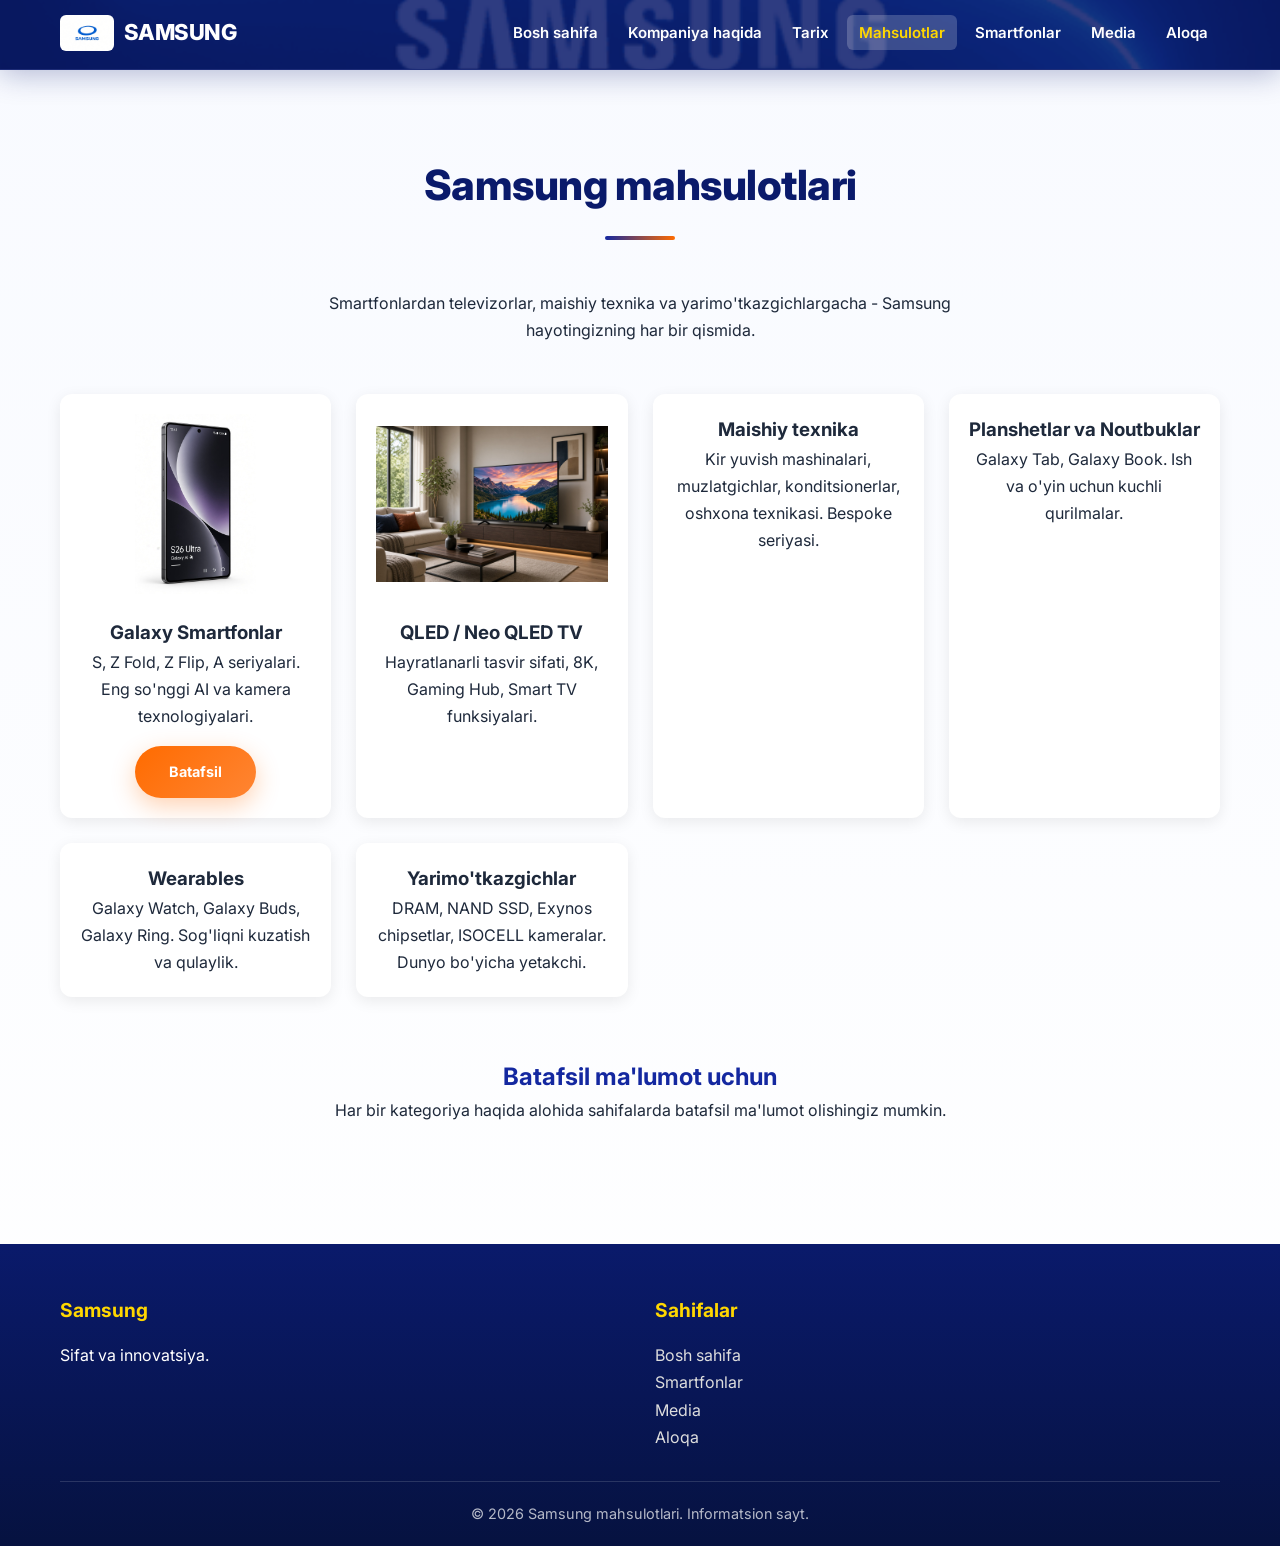
<file: samsung-site/mahsulotlar.html>
<!DOCTYPE html>
<html lang="uz">
<head>
    <meta charset="UTF-8">
    <meta name="viewport" content="width=device-width, initial-scale=1.0">
    <title>Samsung mahsulotlari</title>
    <link rel="stylesheet" href="css/style.css">
</head>
<body>
    <header>
        <img src="media/particles4.gif" alt="Particles" class="nav-video">
        <div class="nav-overlay"></div>
        <div class="container">
            <nav class="navbar">
                <a href="index.html" class="logo">
                    <img src="images/logo.jpg" alt="Samsung Logo">
                    SAMSUNG
                </a>
                <ul class="nav-menu">
                    <li><a href="index.html">Bosh sahifa</a></li>
                    <li><a href="haqida.html">Kompaniya haqida</a></li>
                    <li><a href="tarix.html">Tarix</a></li>
                    <li><a href="mahsulotlar.html" class="active">Mahsulotlar</a></li>
                    <li><a href="telefonlar.html">Smartfonlar</a></li>
                    <li><a href="media.html">Media</a></li>
                    <li><a href="aloqa.html">Aloqa</a></li>
                </ul>
                
                <div class="hamburger">
                    <span></span>
                    <span></span>
                    <span></span>
                </div>
            </nav>
        </div>
    </header>

    <section>
        <div class="container">
            <h1 class="section-title">Samsung mahsulotlari</h1>
            <p style="text-align: center; max-width: 700px; margin: 0 auto 50px;">Smartfonlardan televizorlar, maishiy texnika va yarimo'tkazgichlargacha - Samsung hayotingizning har bir qismida.</p>

            <div class="product-grid">
                <div class="product-item">
                    <img src="images/phone.jpg" alt="Smartfonlar">
                    <h3>Galaxy Smartfonlar</h3>
                    <p>S, Z Fold, Z Flip, A seriyalari. Eng so'nggi AI va kamera texnologiyalari.</p>
                    <a href="telefonlar.html" class="btn" style="margin-top: 15px; padding: 8px 20px; font-size: 0.9rem;">Batafsil</a>
                </div>
                <div class="product-item">
                    <img src="images/tv.jpg" alt="Televizorlar">
                    <h3>QLED / Neo QLED TV</h3>
                    <p>Hayratlanarli tasvir sifati, 8K, Gaming Hub, Smart TV funksiyalari.</p>
                </div>
                <div class="product-item">
                    <h3>Maishiy texnika</h3>
                    <p>Kir yuvish mashinalari, muzlatgichlar, konditsionerlar, oshxona texnikasi. Bespoke seriyasi.</p>
                </div>
                <div class="product-item">
                    <h3>Planshetlar va Noutbuklar</h3>
                    <p>Galaxy Tab, Galaxy Book. Ish va o'yin uchun kuchli qurilmalar.</p>
                </div>
                <div class="product-item">
                    <h3>Wearables</h3>
                    <p>Galaxy Watch, Galaxy Buds, Galaxy Ring. Sog'liqni kuzatish va qulaylik.</p>
                </div>
                <div class="product-item">
                    <h3>Yarimo'tkazgichlar</h3>
                    <p>DRAM, NAND SSD, Exynos chipsetlar, ISOCELL kameralar. Dunyo bo'yicha yetakchi.</p>
                </div>
            </div>

            <div style="margin-top: 60px; text-align: center;">
                <h2 style="color: var(--samsung-blue);">Batafsil ma'lumot uchun</h2>
                <p>Har bir kategoriya haqida alohida sahifalarda batafsil ma'lumot olishingiz mumkin.</p>
            </div>
        </div>
    </section>

    <footer>
        <div class="container">
            <div class="footer-content">
                <div class="footer-section">
                    <h3>Samsung</h3>
                    <p>Sifat va innovatsiya.</p>
                </div>
                <div class="footer-section">
                    <h3>Sahifalar</h3>
                    <ul>
                        <li><a href="index.html">Bosh sahifa</a></li>
                        <li><a href="telefonlar.html">Smartfonlar</a></li>
                        <li><a href="media.html">Media</a></li>
                    <li><a href="aloqa.html">Aloqa</a></li>
                    </ul>
                </div>
            </div>
            <div class="copyright">
                <p>&copy; 2026 Samsung mahsulotlari. Informatsion sayt.</p>
            </div>
        </div>
    </footer>

    <script src="js/script.js"></script>
</body>
</html>
</file>
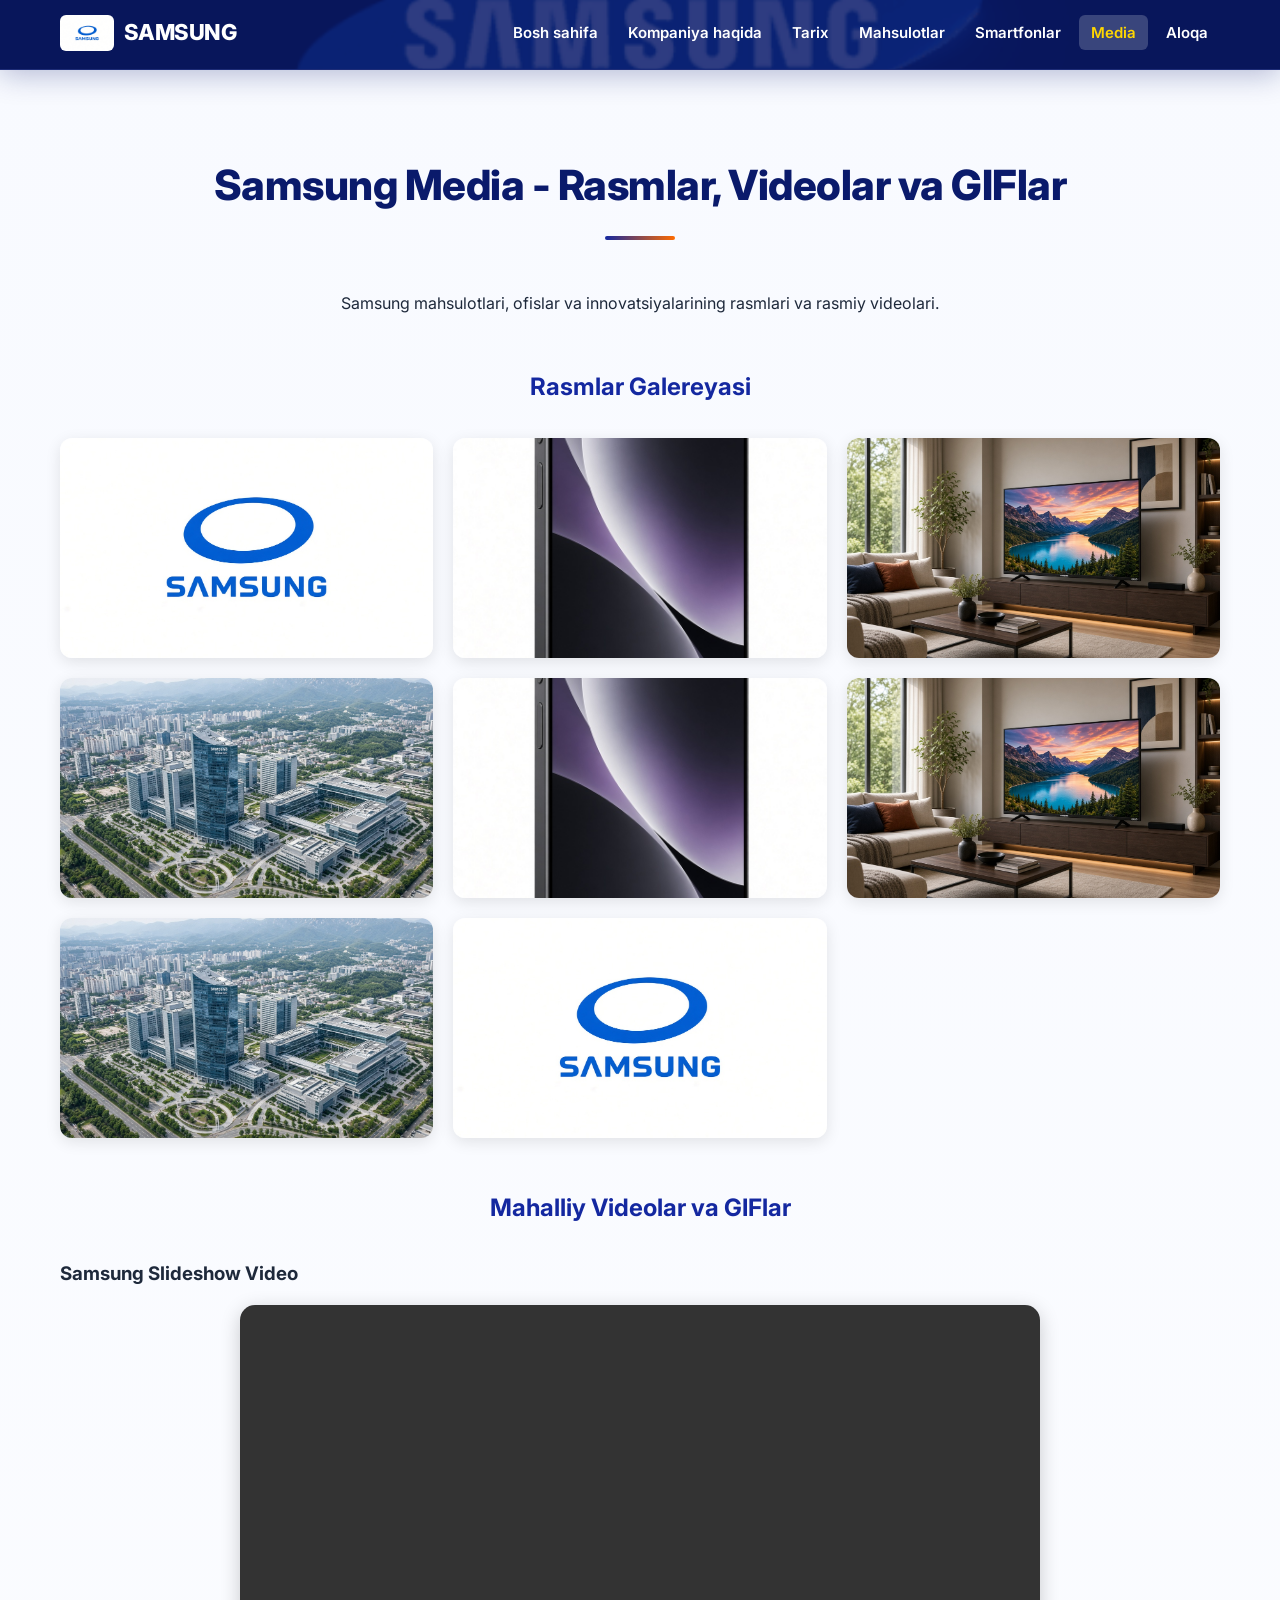
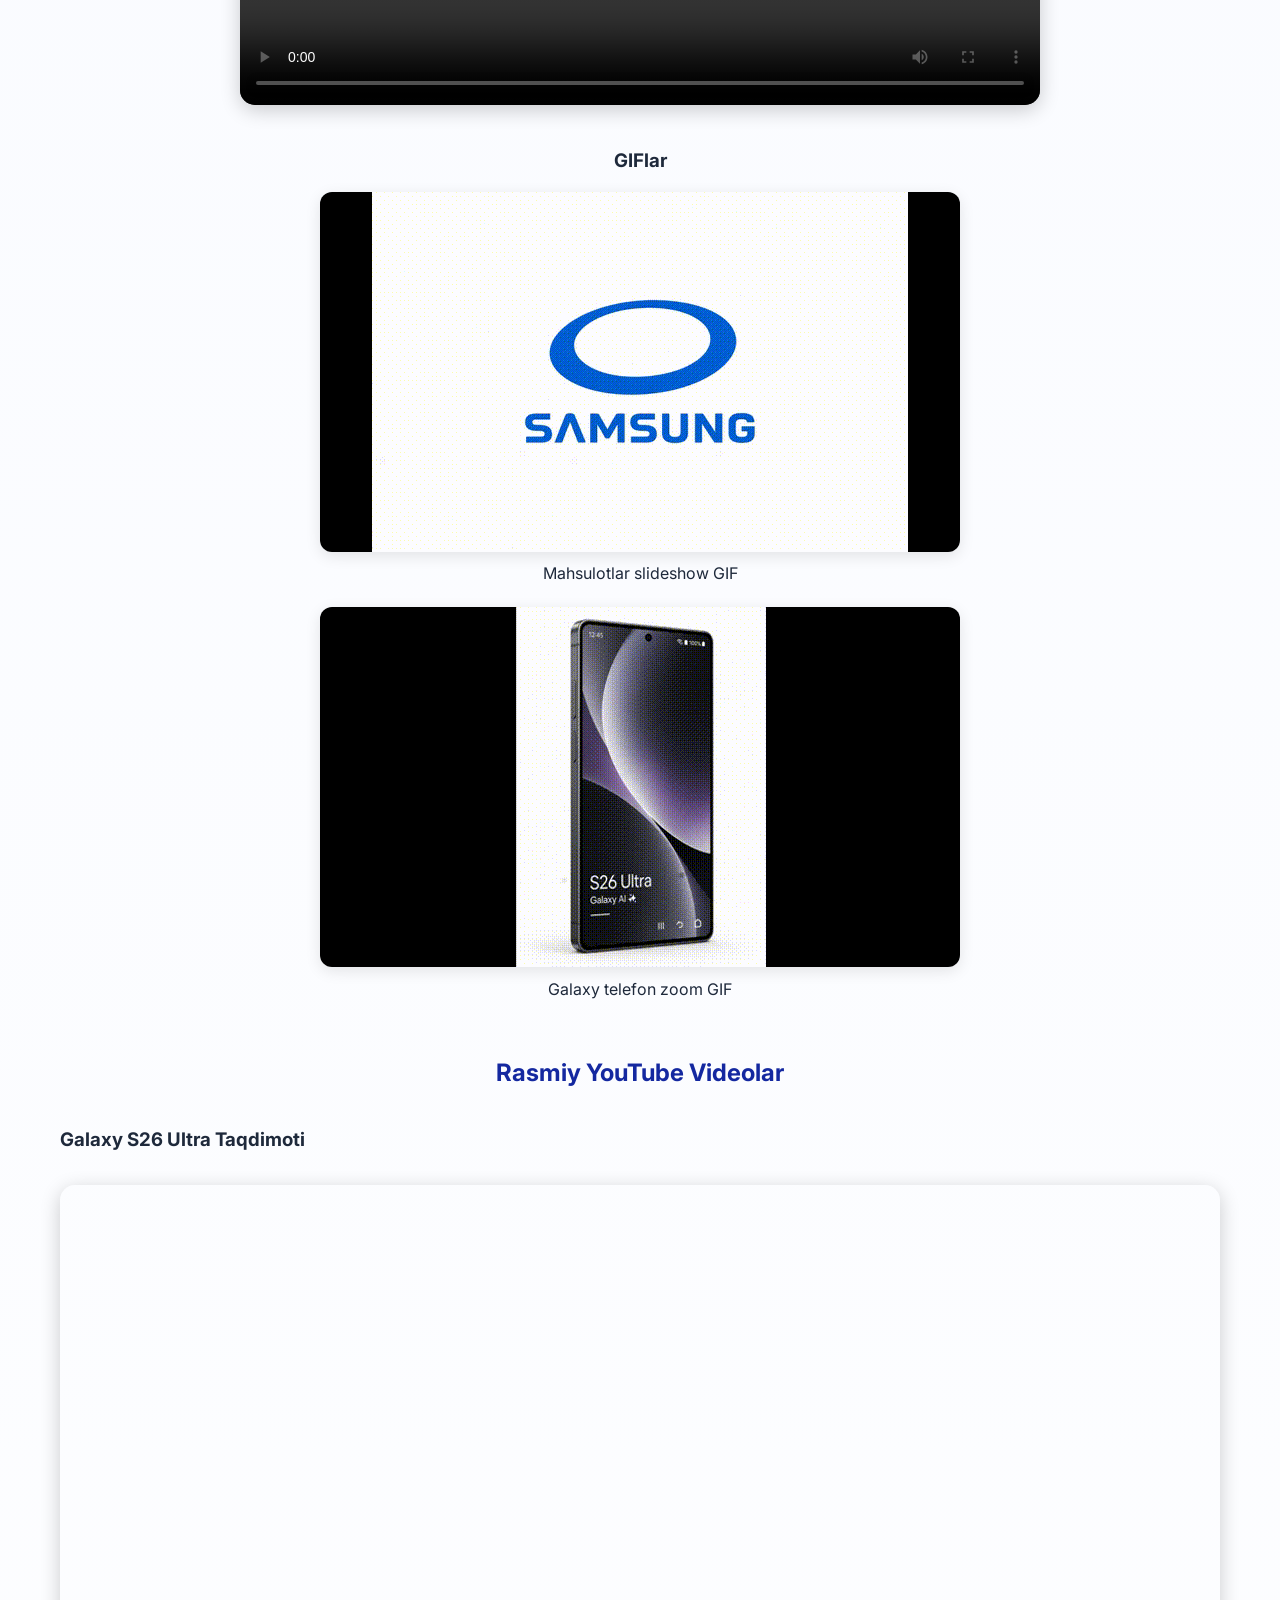
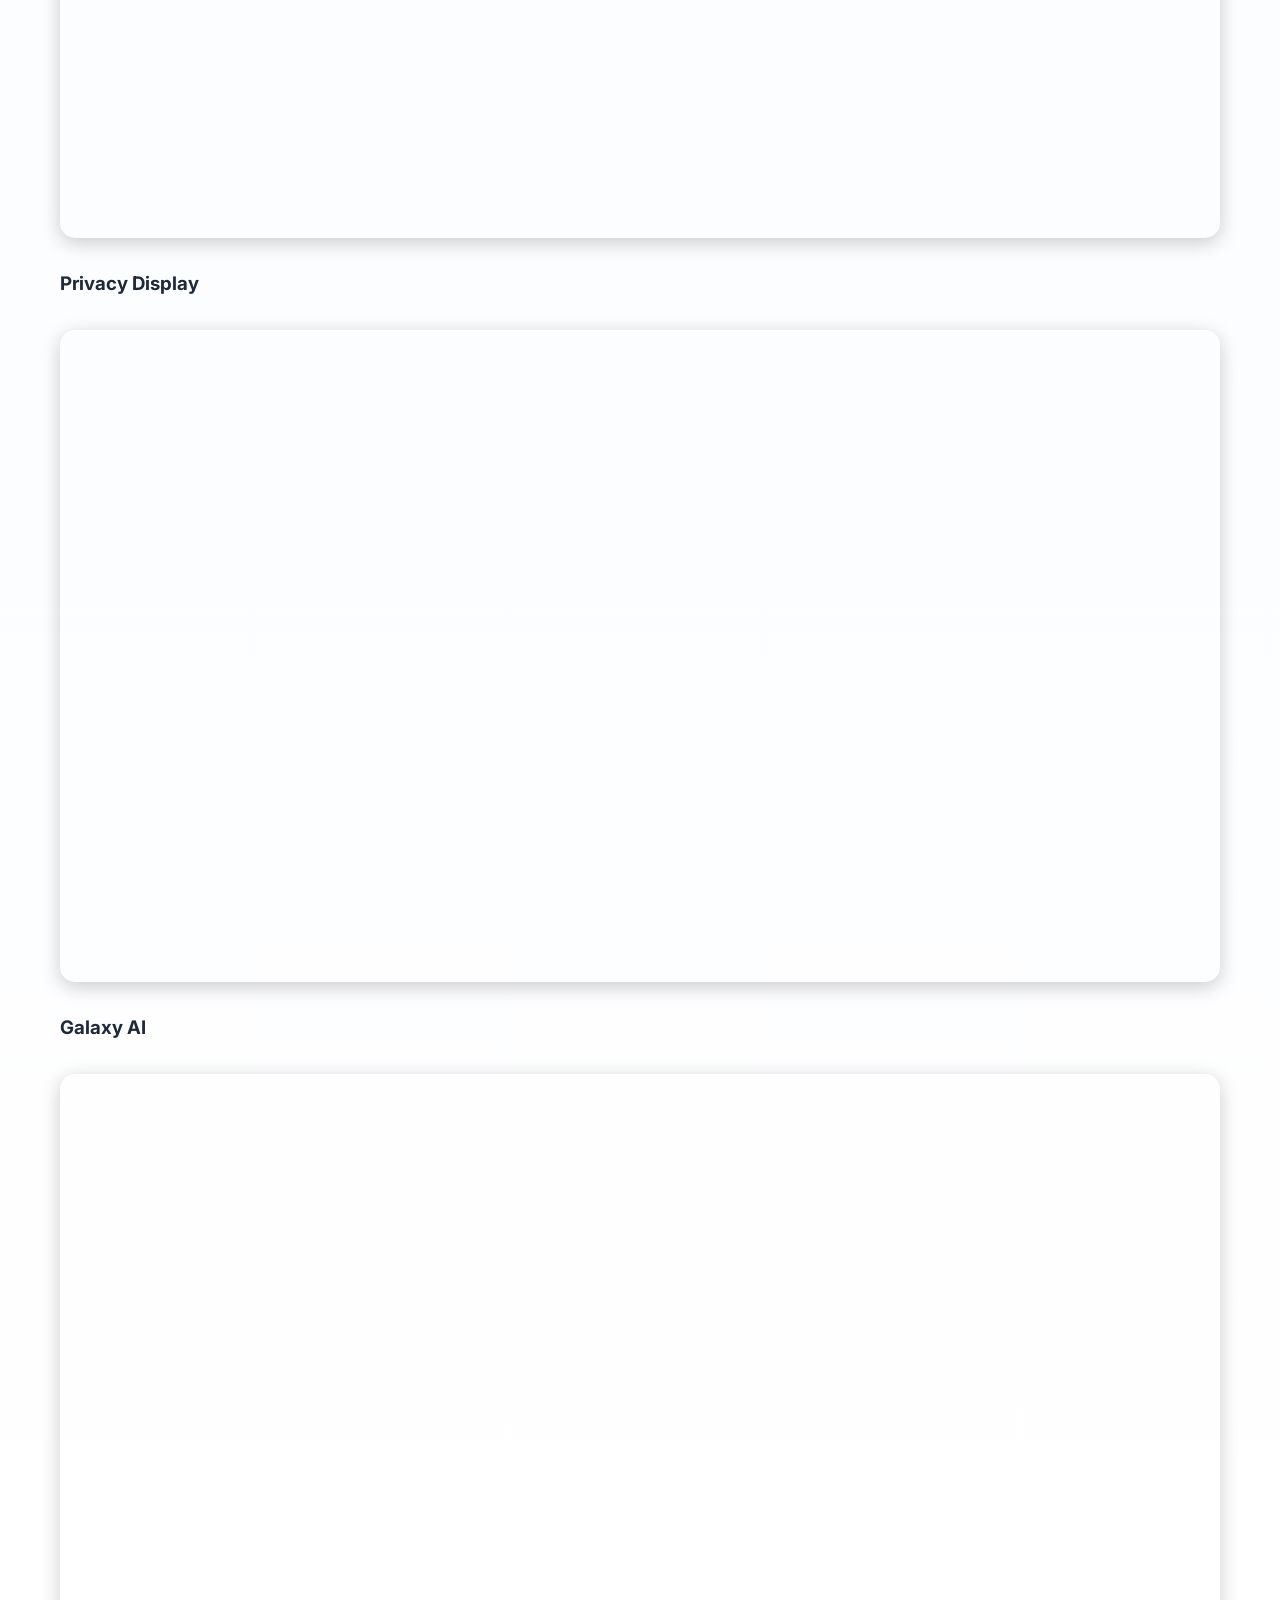
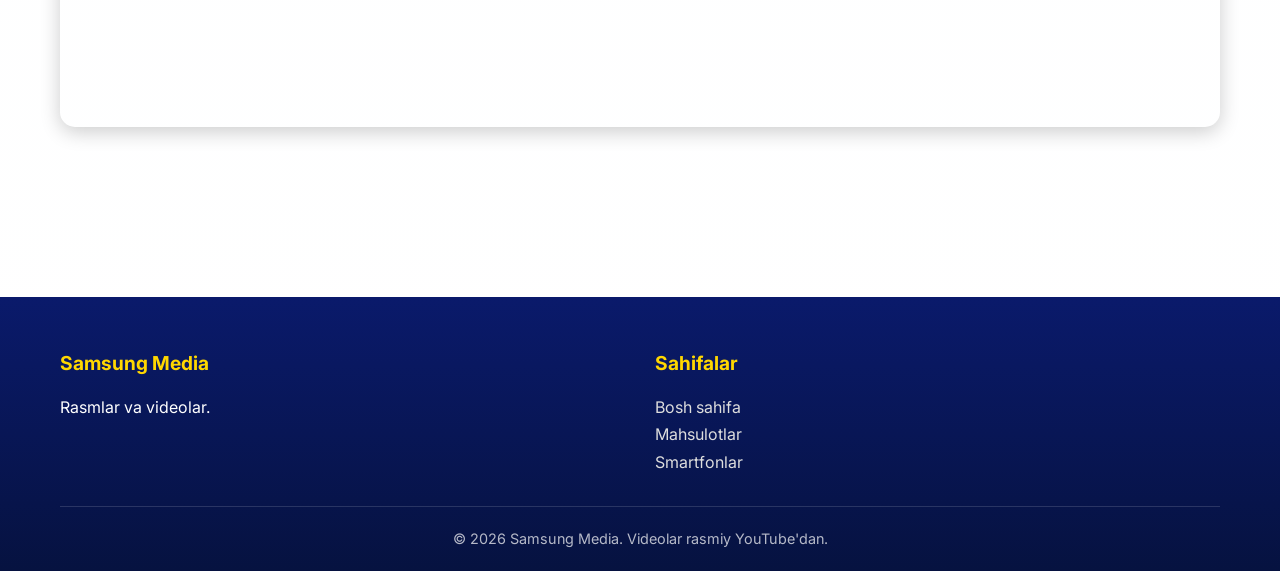
<file: samsung-site/media.html>
<!DOCTYPE html>
<html lang="uz">
<head>
    <meta charset="UTF-8">
    <meta name="viewport" content="width=device-width, initial-scale=1.0">
    <title>Samsung Media - Rasmlar, Videolar, GIFlar</title>
    <link rel="stylesheet" href="css/style.css">
    <style>
        .gallery {
            display: grid;
            grid-template-columns: repeat(auto-fit, minmax(280px, 1fr));
            gap: 20px;
            margin: 30px 0;
        }
        .gallery img {
            width: 100%;
            height: 220px;
            object-fit: cover;
            border-radius: 12px;
            cursor: pointer;
            transition: transform 0.3s;
            box-shadow: 0 4px 15px rgba(0,0,0,0.1);
        }
        .gallery img:hover {
            transform: scale(1.05);
        }
        .video-container {
            position: relative;
            padding-bottom: 56.25%;
            height: 0;
            overflow: hidden;
            margin: 30px 0;
            border-radius: 15px;
            box-shadow: 0 5px 20px rgba(0,0,0,0.2);
        }
        .video-container iframe {
            position: absolute;
            top: 0;
            left: 0;
            width: 100%;
            height: 100%;
            border: 0;
        }
        .media-section {
            margin: 50px 0;
        }
        .gif-placeholder {
            background: linear-gradient(45deg, #1428A0, #4A6CF7);
            color: white;
            padding: 40px;
            text-align: center;
            border-radius: 15px;
            margin: 20px 0;
        }
    </style>
</head>
<body>
    <header>
        <img src="media/particles4.gif" alt="Particles" class="nav-video">
        <div class="nav-overlay"></div>
        <div class="container">
            <nav class="navbar">
                <a href="index.html" class="logo">
                    <img src="images/logo.jpg" alt="Samsung Logo">
                    SAMSUNG
                </a>
                <ul class="nav-menu">
                    <li><a href="index.html">Bosh sahifa</a></li>
                    <li><a href="haqida.html">Kompaniya haqida</a></li>
                    <li><a href="tarix.html">Tarix</a></li>
                    <li><a href="mahsulotlar.html">Mahsulotlar</a></li>
                    <li><a href="telefonlar.html">Smartfonlar</a></li>
                    <li><a href="media.html" class="active">Media</a></li>
                    <li><a href="aloqa.html">Aloqa</a></li>
                </ul>
                
                <div class="hamburger">
                    <span></span>
                    <span></span>
                    <span></span>
                </div>
            </nav>
        </div>
    </header>

    <section>
        <div class="container">
            <h1 class="section-title">Samsung Media - Rasmlar, Videolar va GIFlar</h1>
            <p style="text-align: center; max-width: 800px; margin: 0 auto 40px;">Samsung mahsulotlari, ofislar va innovatsiyalarining rasmlari va rasmiy videolari.</p>

            <div class="media-section">
                <h2 style="color: var(--samsung-blue); text-align: center;">Rasmlar Galereyasi</h2>
                <div class="gallery">
                    <img src="images/logo.jpg" alt="Samsung Logo" onclick="openLightbox(this.src)">
                    <img src="images/phone.jpg" alt="Galaxy S26 Ultra" onclick="openLightbox(this.src)">
                    <img src="images/tv.jpg" alt="Samsung QLED TV" onclick="openLightbox(this.src)">
                    <img src="images/hq.jpg" alt="Samsung Digital City" onclick="openLightbox(this.src)">
                    <img src="images/phone.jpg" alt="Galaxy Smartfon" onclick="openLightbox(this.src)">
                    <img src="images/tv.jpg" alt="Living Room TV" onclick="openLightbox(this.src)">
                    <img src="images/hq.jpg" alt="Headquarters" onclick="openLightbox(this.src)">
                    <img src="images/logo.jpg" alt="Samsung Brand" onclick="openLightbox(this.src)">
                </div>
            </div>

            <div class="media-section">
                <h2 style="color: var(--samsung-blue); text-align: center;">Mahalliy Videolar va GIFlar</h2>
                
                <h3 style="margin: 30px 0 15px;">Samsung Slideshow Video</h3>
                <video controls width="100%" style="max-width: 800px; border-radius: 15px; box-shadow: 0 5px 20px rgba(0,0,0,0.2); display: block; margin: 0 auto;">
                    <source src="media/samsung-slideshow.mp4" type="video/mp4">
                    Brauzeringiz video qo‘llab-quvvatlamaydi.
                </video>

                <h3 style="margin: 40px 0 15px; text-align: center;">GIFlar</h3>
                <div style="display: flex; flex-wrap: wrap; gap: 20px; justify-content: center;">
                    <div style="text-align: center;">
                        <img src="media/samsung-slideshow.gif" alt="Samsung Slideshow GIF" style="max-width: 100%; border-radius: 12px; box-shadow: 0 4px 15px rgba(0,0,0,0.1);">
                        <p>Mahsulotlar slideshow GIF</p>
                    </div>
                    <div style="text-align: center;">
                        <img src="media/phone-zoom.gif" alt="Phone Zoom GIF" style="max-width: 100%; border-radius: 12px; box-shadow: 0 4px 15px rgba(0,0,0,0.1);">
                        <p>Galaxy telefon zoom GIF</p>
                    </div>
                </div>
            </div>

            <div class="media-section">
                <h2 style="color: var(--samsung-blue); text-align: center;">Rasmiy YouTube Videolar</h2>
                
                <h3 style="margin: 30px 0 15px;">Galaxy S26 Ultra Taqdimoti</h3>
                <div class="video-container">
                    <iframe src="https://www.youtube.com/embed/2gYqEi8-am4" title="Galaxy S26 Ultra" allowfullscreen></iframe>
                </div>

                <h3 style="margin: 30px 0 15px;">Privacy Display</h3>
                <div class="video-container">
                    <iframe src="https://www.youtube.com/embed/VmY9nPrxEY8" title="Privacy Display" allowfullscreen></iframe>
                </div>

                <h3 style="margin: 30px 0 15px;">Galaxy AI</h3>
                <div class="video-container">
                    <iframe src="https://www.youtube.com/embed/guKQSNsnBfo" title="Galaxy AI" allowfullscreen></iframe>
                </div>
            </div>

            </div>
        </div>
    </section>

    <!-- Lightbox -->
    <div id="lightbox" style="display:none; position:fixed; top:0; left:0; width:100%; height:100%; background:rgba(0,0,0,0.9); z-index:2000; justify-content:center; align-items:center;">
        <img id="lightbox-img" style="max-width:90%; max-height:90%; border-radius:10px;">
        <span onclick="closeLightbox()" style="position:absolute; top:20px; right:40px; color:white; font-size:40px; cursor:pointer;">&times;</span>
    </div>

    <footer>
        <div class="container">
            <div class="footer-content">
                <div class="footer-section">
                    <h3>Samsung Media</h3>
                    <p>Rasmlar va videolar.</p>
                </div>
                <div class="footer-section">
                    <h3>Sahifalar</h3>
                    <ul>
                        <li><a href="index.html">Bosh sahifa</a></li>
                        <li><a href="mahsulotlar.html">Mahsulotlar</a></li>
                        <li><a href="telefonlar.html">Smartfonlar</a></li>
                    </ul>
                </div>
            </div>
            <div class="copyright">
                <p>&copy; 2026 Samsung Media. Videolar rasmiy YouTube'dan.</p>
            </div>
        </div>
    </footer>

    <script src="js/script.js"></script>
    <script>
        function openLightbox(src) {
            document.getElementById('lightbox-img').src = src;
            document.getElementById('lightbox').style.display = 'flex';
        }
        function closeLightbox() {
            document.getElementById('lightbox').style.display = 'none';
        }
        document.getElementById('lightbox').addEventListener('click', function(e) {
            if (e.target === this) closeLightbox();
        });
    </script>
</body>
</html>
</file>
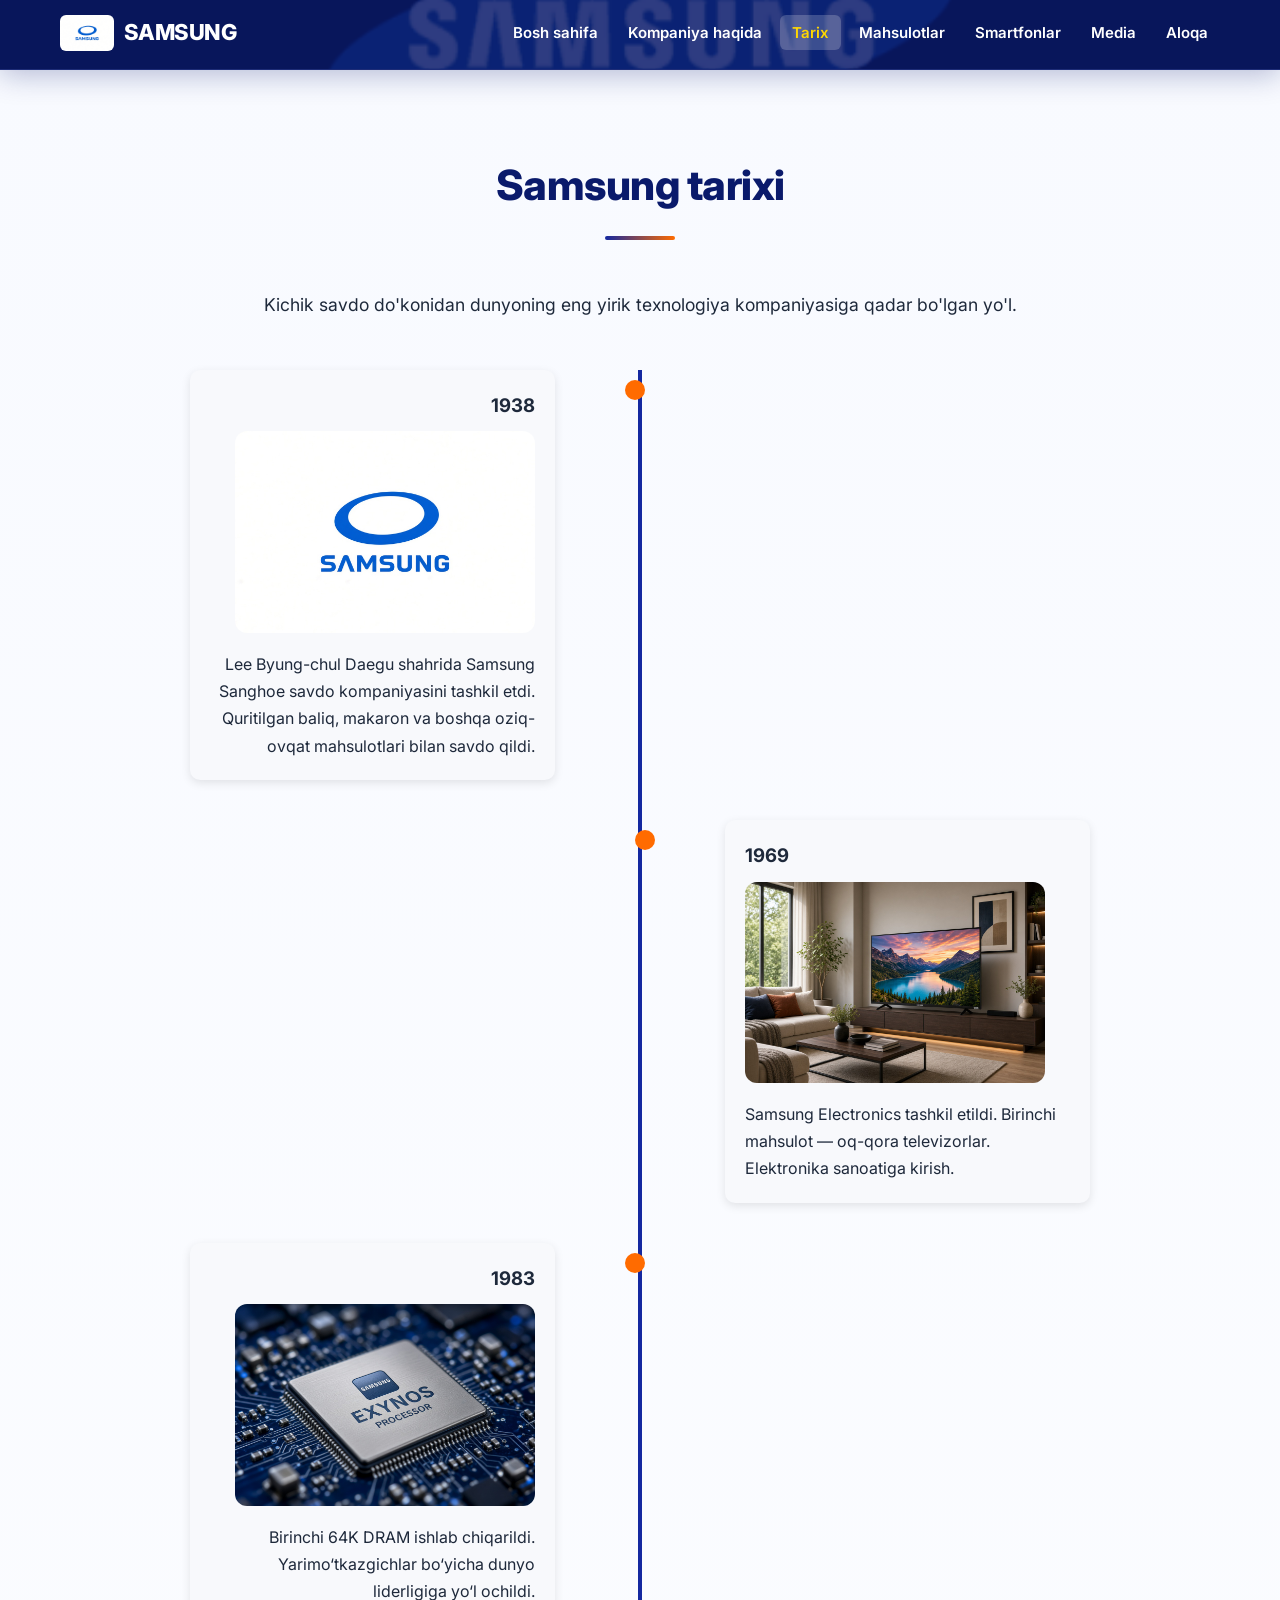
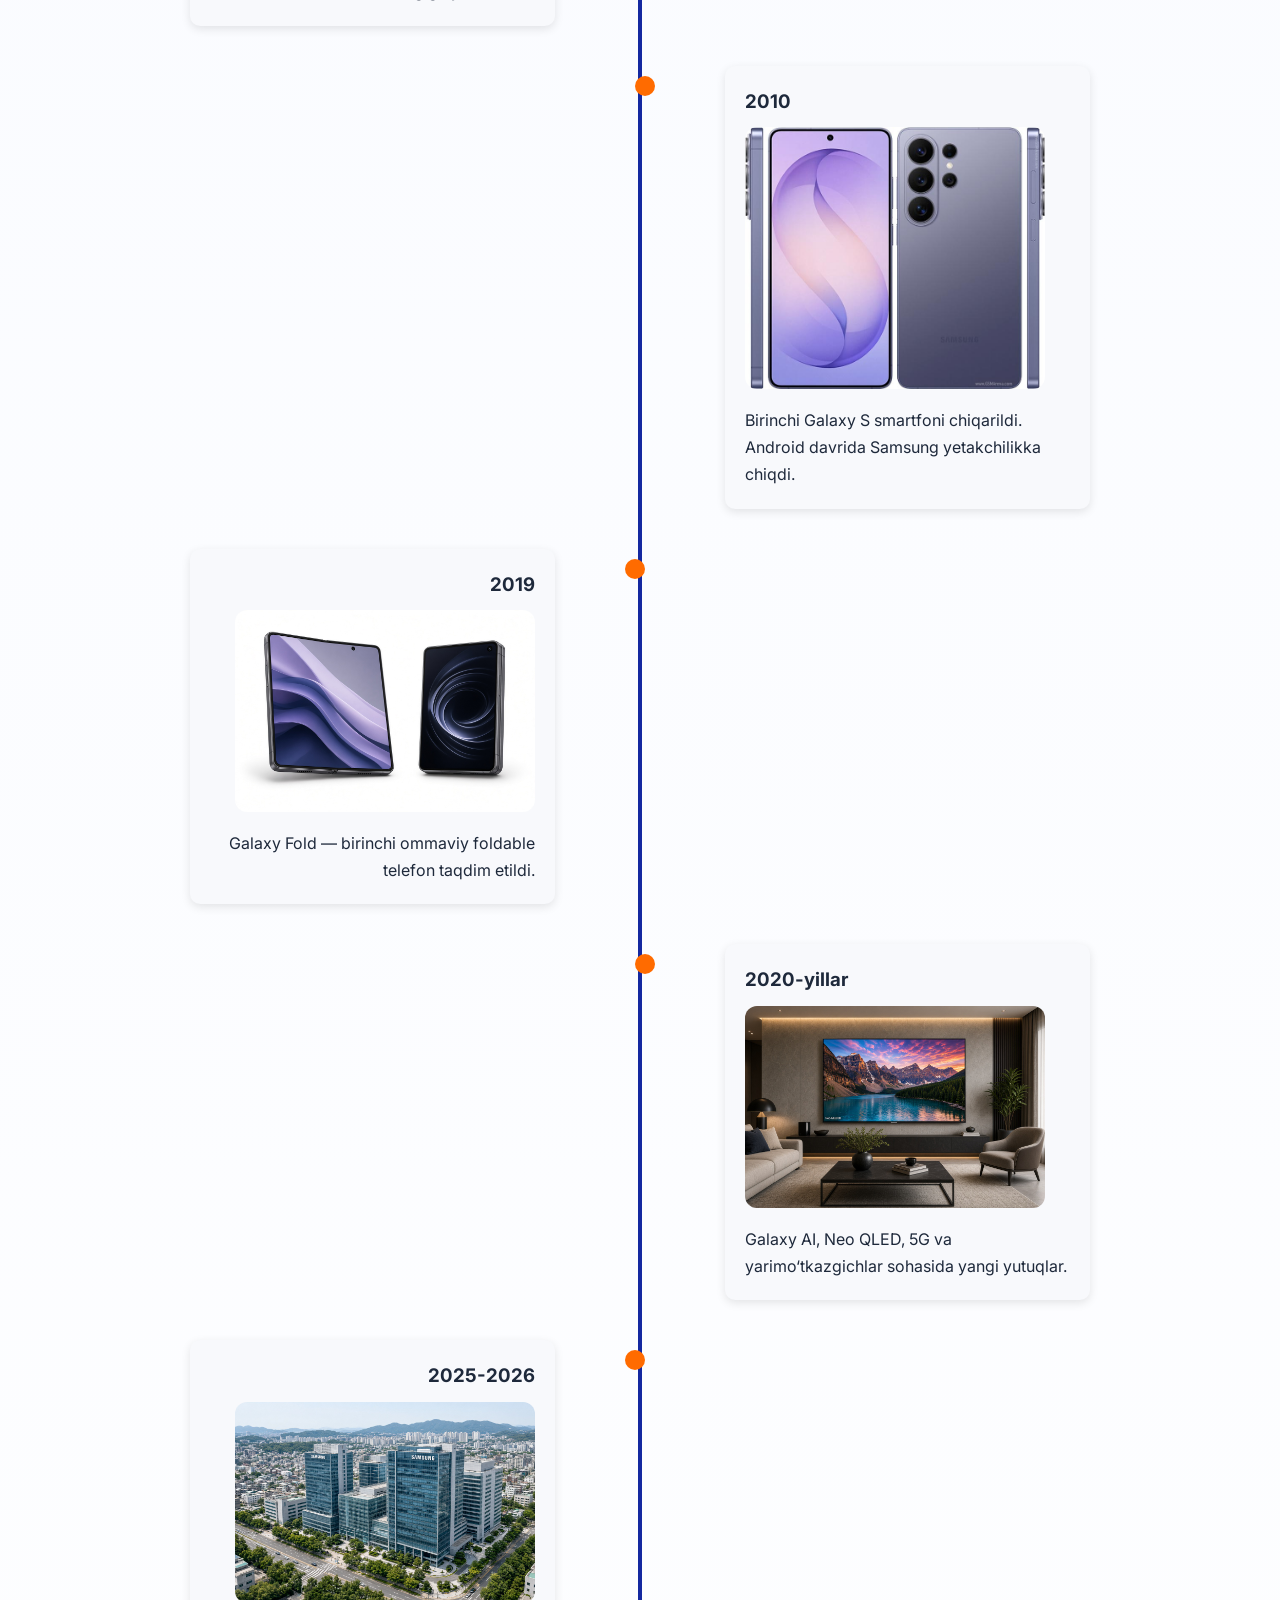
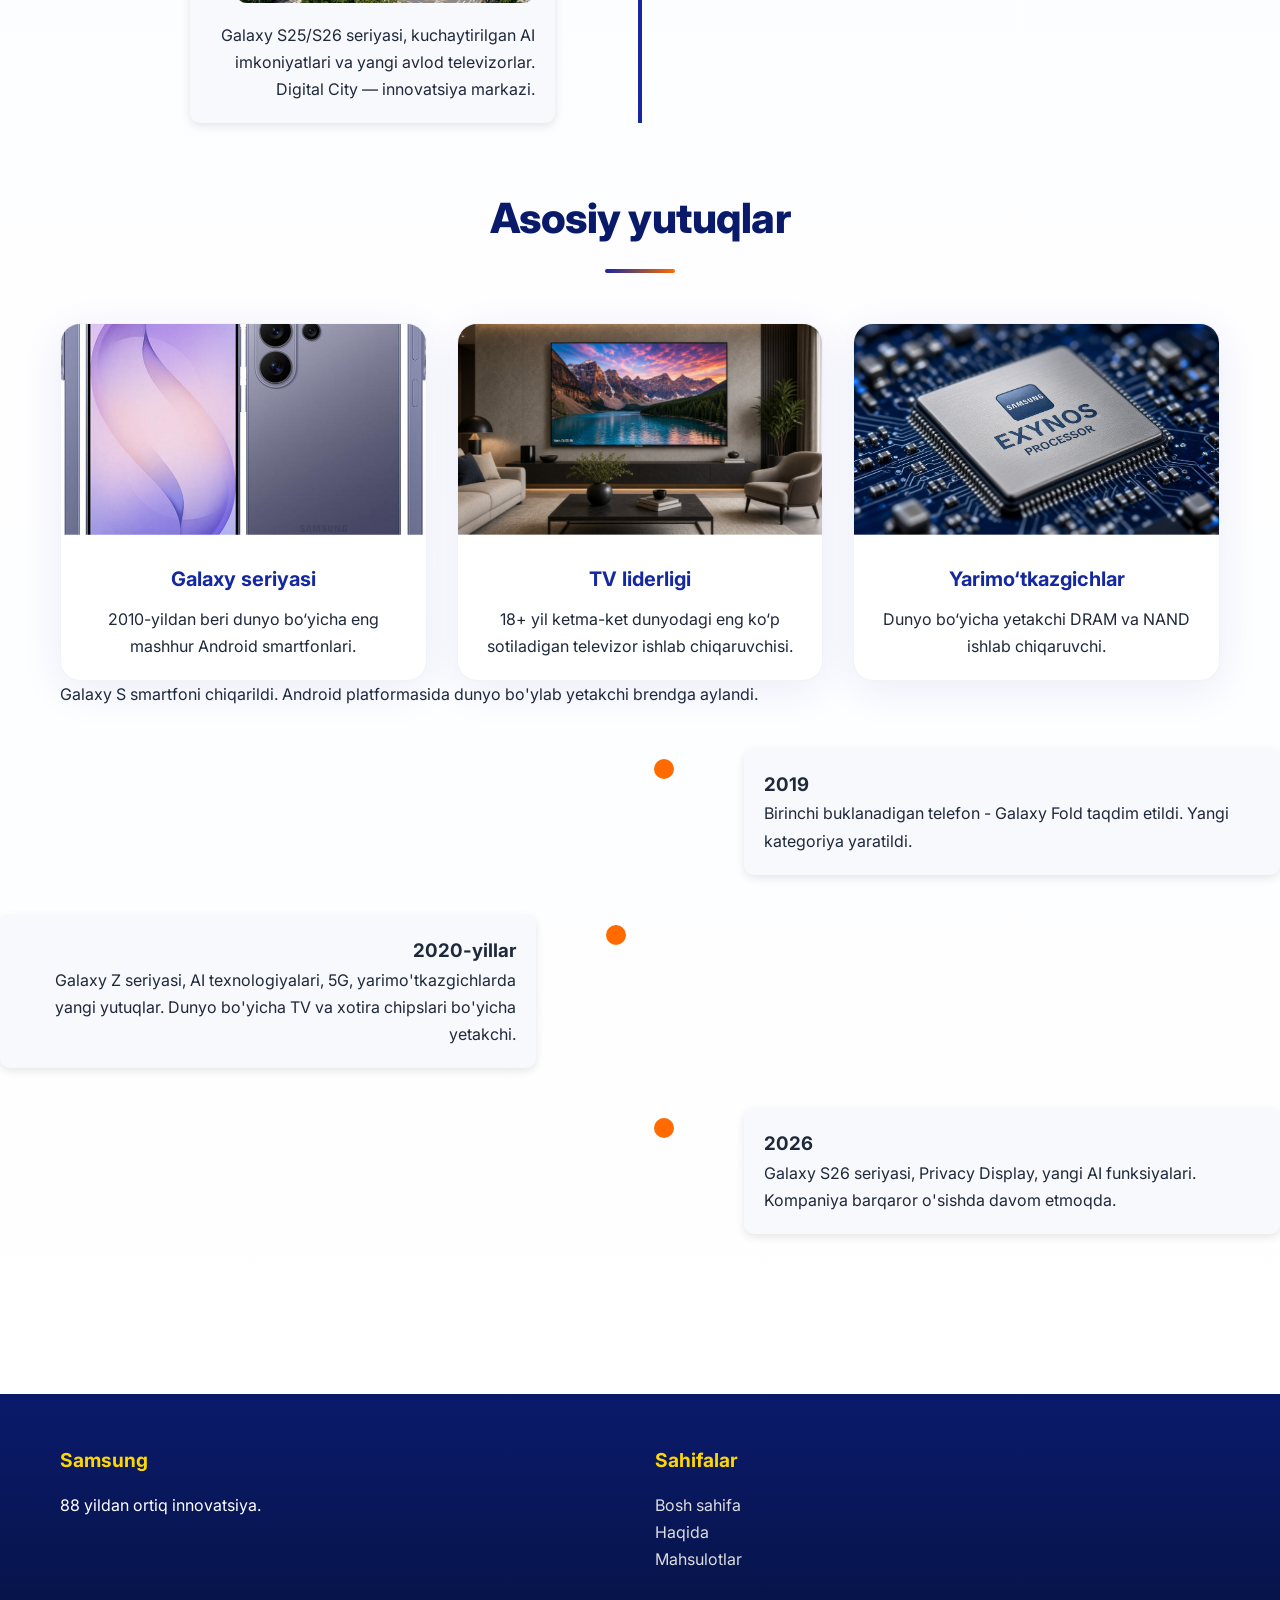
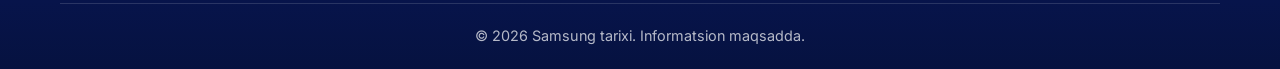
<file: samsung-site/tarix.html>
<!DOCTYPE html>
<html lang="uz">
<head>
    <meta charset="UTF-8">
    <meta name="viewport" content="width=device-width, initial-scale=1.0">
    <title>Samsung tarixi - 1938 dan hozirgacha</title>
    <link rel="stylesheet" href="css/style.css">
</head>
<body>
    <header>
        <img src="media/particles4.gif" alt="Particles" class="nav-video">
        <div class="nav-overlay"></div>
        <div class="container">
            <nav class="navbar">
                <a href="index.html" class="logo">
                    <img src="images/logo.jpg" alt="Samsung Logo">
                    SAMSUNG
                </a>
                <ul class="nav-menu">
                    <li><a href="index.html">Bosh sahifa</a></li>
                    <li><a href="haqida.html">Kompaniya haqida</a></li>
                    <li><a href="tarix.html" class="active">Tarix</a></li>
                    <li><a href="mahsulotlar.html">Mahsulotlar</a></li>
                    <li><a href="telefonlar.html">Smartfonlar</a></li>
                    <li><a href="media.html">Media</a></li>
                    <li><a href="aloqa.html">Aloqa</a></li>
                </ul>
                
                <div class="hamburger">
                    <span></span>
                    <span></span>
                    <span></span>
                </div>
            </nav>
        </div>
    </header>

    <section>
        <div class="container">
            <h1 class="section-title">Samsung tarixi</h1>
            <p style="text-align: center; max-width: 800px; margin: 0 auto 50px; font-size: 1.1rem;">Kichik savdo do'konidan dunyoning eng yirik texnologiya kompaniyasiga qadar bo'lgan yo'l.</p>

            <div class="timeline">
                <div class="timeline-item">
                    <div class="timeline-content">
                        <h3>1938</h3>
                        <img src="images/logo.jpg" alt="Samsung boshlang‘ich" style="width:100%; max-width:300px; border-radius:12px; margin:10px 0;">
                        <p>Lee Byung-chul Daegu shahrida Samsung Sanghoe savdo kompaniyasini tashkil etdi. Quritilgan baliq, makaron va boshqa oziq-ovqat mahsulotlari bilan savdo qildi.</p>
                    </div>
                </div>
                <div class="timeline-item">
                    <div class="timeline-content">
                        <h3>1969</h3>
                        <img src="images/tv.jpg" alt="Birinchi televizorlar" style="width:100%; max-width:300px; border-radius:12px; margin:10px 0;">
                        <p>Samsung Electronics tashkil etildi. Birinchi mahsulot — oq-qora televizorlar. Elektronika sanoatiga kirish.</p>
                    </div>
                </div>
                <div class="timeline-item">
                    <div class="timeline-content">
                        <h3>1983</h3>
                        <img src="images/exynos.jpg" alt="Yarimo‘tkazgichlar" style="width:100%; max-width:300px; border-radius:12px; margin:10px 0;">
                        <p>Birinchi 64K DRAM ishlab chiqarildi. Yarimo‘tkazgichlar bo‘yicha dunyo liderligiga yo‘l ochildi.</p>
                    </div>
                </div>
                <div class="timeline-item">
                    <div class="timeline-content">
                        <h3>2010</h3>
                        <img src="images/galaxy-s26-back.jpg" alt="Galaxy smartfonlar" style="width:100%; max-width:300px; border-radius:12px; margin:10px 0;">
                        <p>Birinchi Galaxy S smartfoni chiqarildi. Android davrida Samsung yetakchilikka chiqdi.</p>
                    </div>
                </div>
                <div class="timeline-item">
                    <div class="timeline-content">
                        <h3>2019</h3>
                        <img src="images/z-fold.jpg" alt="Galaxy Fold" style="width:100%; max-width:300px; border-radius:12px; margin:10px 0;">
                        <p>Galaxy Fold — birinchi ommaviy foldable telefon taqdim etildi.</p>
                    </div>
                </div>
                <div class="timeline-item">
                    <div class="timeline-content">
                        <h3>2020-yillar</h3>
                        <img src="images/neo-qled.jpg" alt="Neo QLED" style="width:100%; max-width:300px; border-radius:12px; margin:10px 0;">
                        <p>Galaxy AI, Neo QLED, 5G va yarimo‘tkazgichlar sohasida yangi yutuqlar.</p>
                    </div>
                </div>
                <div class="timeline-item">
                    <div class="timeline-content">
                        <h3>2025-2026</h3>
                        <img src="images/digital-city.jpg" alt="Digital City" style="width:100%; max-width:300px; border-radius:12px; margin:10px 0;">
                        <p>Galaxy S25/S26 seriyasi, kuchaytirilgan AI imkoniyatlari va yangi avlod televizorlar. Digital City — innovatsiya markazi.</p>
                    </div>
                </div>
            </div>

            <div style="margin-top: 60px; text-align: center;">
                <h2 class="section-title">Asosiy yutuqlar</h2>
                <div class="cards">
                    <div class="card">
                        <img src="images/galaxy-s26-back.jpg" alt="Galaxy">
                        <div class="card-content">
                            <h3>Galaxy seriyasi</h3>
                            <p>2010-yildan beri dunyo bo‘yicha eng mashhur Android smartfonlari.</p>
                        </div>
                    </div>
                    <div class="card">
                        <img src="images/neo-qled.jpg" alt="TV">
                        <div class="card-content">
                            <h3>TV liderligi</h3>
                            <p>18+ yil ketma-ket dunyodagi eng ko‘p sotiladigan televizor ishlab chiqaruvchisi.</p>
                        </div>
                    </div>
                    <div class="card">
                        <img src="images/exynos.jpg" alt="Chip">
                        <div class="card-content">
                            <h3>Yarimo‘tkazgichlar</h3>
                            <p>Dunyo bo‘yicha yetakchi DRAM va NAND ishlab chiqaruvchi.</p>
                        </div>
                    </div>
                </div>
            </div>
                        <p>Galaxy S smartfoni chiqarildi. Android platformasida dunyo bo'ylab yetakchi brendga aylandi.</p>
                    </div>
                </div>
                <div class="timeline-item">
                    <div class="timeline-content">
                        <h3>2019</h3>
                        <p>Birinchi buklanadigan telefon - Galaxy Fold taqdim etildi. Yangi kategoriya yaratildi.</p>
                    </div>
                </div>
                <div class="timeline-item">
                    <div class="timeline-content">
                        <h3>2020-yillar</h3>
                        <p>Galaxy Z seriyasi, AI texnologiyalari, 5G, yarimo'tkazgichlarda yangi yutuqlar. Dunyo bo'yicha TV va xotira chipslari bo'yicha yetakchi.</p>
                    </div>
                </div>
                <div class="timeline-item">
                    <div class="timeline-content">
                        <h3>2026</h3>
                        <p>Galaxy S26 seriyasi, Privacy Display, yangi AI funksiyalari. Kompaniya barqaror o'sishda davom etmoqda.</p>
                    </div>
                </div>
            </div>
        </div>
    </section>

    <footer>
        <div class="container">
            <div class="footer-content">
                <div class="footer-section">
                    <h3>Samsung</h3>
                    <p>88 yildan ortiq innovatsiya.</p>
                </div>
                <div class="footer-section">
                    <h3>Sahifalar</h3>
                    <ul>
                        <li><a href="index.html">Bosh sahifa</a></li>
                        <li><a href="haqida.html">Haqida</a></li>
                        <li><a href="mahsulotlar.html">Mahsulotlar</a></li>
                    </ul>
                </div>
            </div>
            <div class="copyright">
                <p>&copy; 2026 Samsung tarixi. Informatsion maqsadda.</p>
            </div>
        </div>
    </footer>

    <script src="js/script.js"></script>
</body>
</html>
</file>
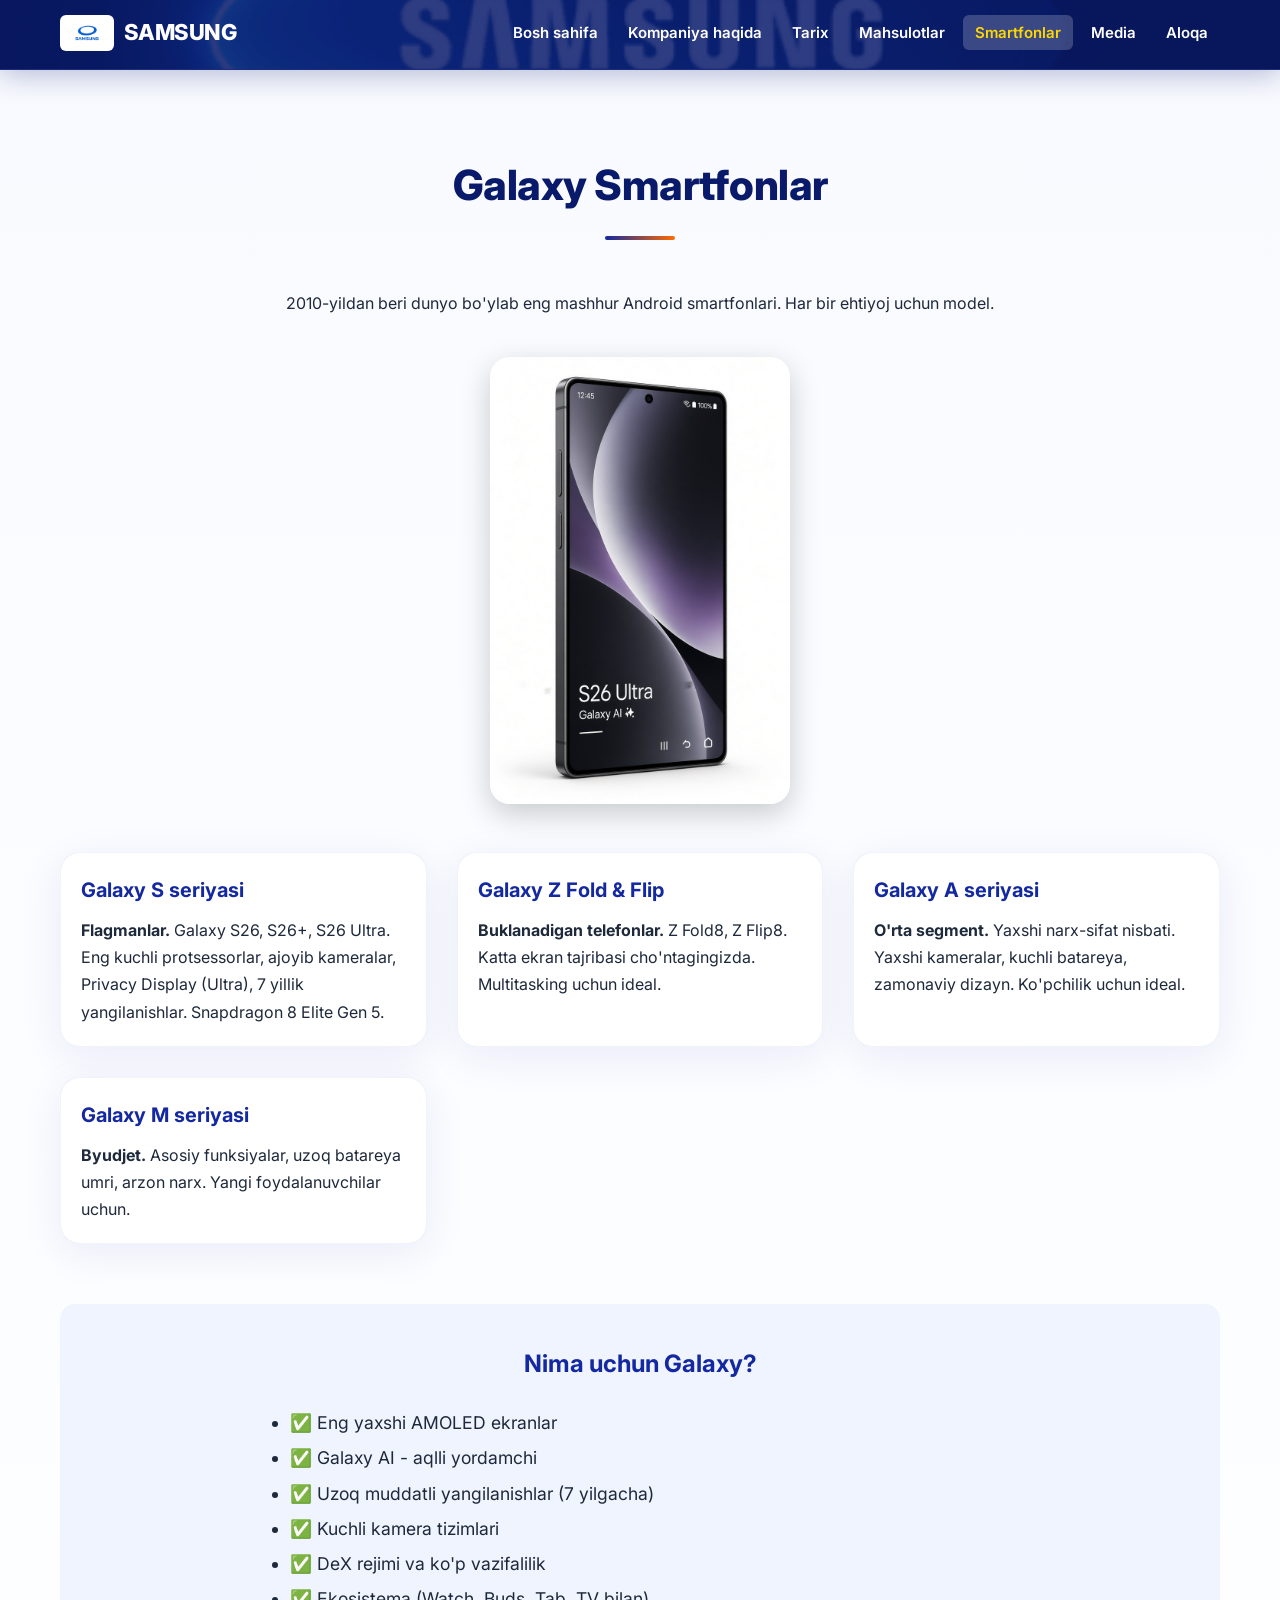
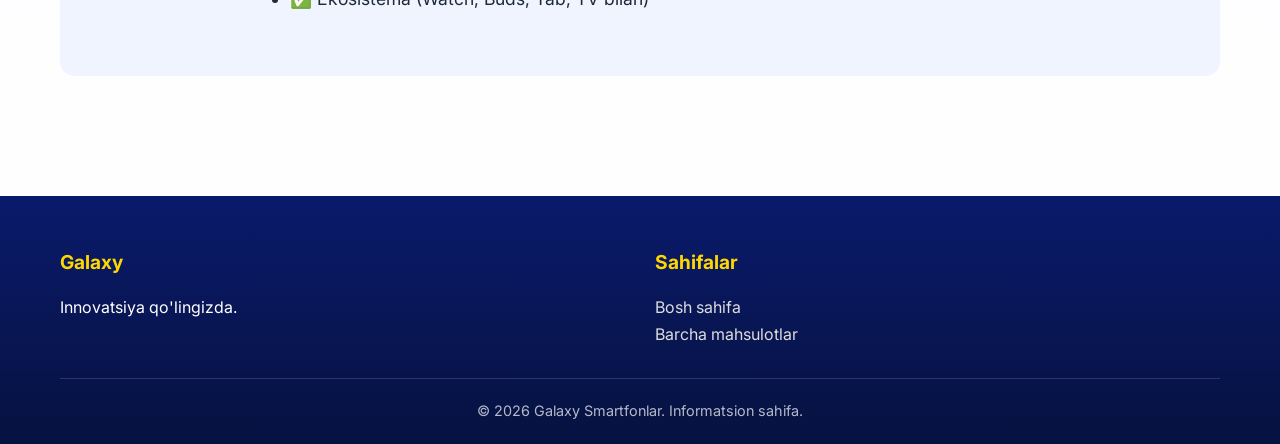
<file: samsung-site/telefonlar.html>
<!DOCTYPE html>
<html lang="uz">
<head>
    <meta charset="UTF-8">
    <meta name="viewport" content="width=device-width, initial-scale=1.0">
    <title>Samsung Galaxy Smartfonlar</title>
    <link rel="stylesheet" href="css/style.css">
</head>
<body>
    <header>
        <img src="media/particles4.gif" alt="Particles" class="nav-video">
        <div class="nav-overlay"></div>
        <div class="container">
            <nav class="navbar">
                <a href="index.html" class="logo">
                    <img src="images/logo.jpg" alt="Samsung Logo">
                    SAMSUNG
                </a>
                <ul class="nav-menu">
                    <li><a href="index.html">Bosh sahifa</a></li>
                    <li><a href="haqida.html">Kompaniya haqida</a></li>
                    <li><a href="tarix.html">Tarix</a></li>
                    <li><a href="mahsulotlar.html">Mahsulotlar</a></li>
                    <li><a href="telefonlar.html" class="active">Smartfonlar</a></li>
                    <li><a href="media.html">Media</a></li>
                    <li><a href="aloqa.html">Aloqa</a></li>
                </ul>
                
                <div class="hamburger">
                    <span></span>
                    <span></span>
                    <span></span>
                </div>
            </nav>
        </div>
    </header>

    <section>
        <div class="container">
            <h1 class="section-title">Galaxy Smartfonlar</h1>
            <p style="text-align: center; max-width: 800px; margin: 0 auto 40px;">2010-yildan beri dunyo bo'ylab eng mashhur Android smartfonlari. Har bir ehtiyoj uchun model.</p>

            <div style="text-align: center; margin-bottom: 40px;">
                <img src="images/phone.jpg" alt="Galaxy S26 Ultra" style="max-width: 300px; border-radius: 20px; box-shadow: 0 10px 30px rgba(0,0,0,0.2);">
            </div>

            <div class="cards">
                <div class="card">
                    <div class="card-content">
                        <h3>Galaxy S seriyasi</h3>
                        <p><strong>Flagmanlar.</strong> Galaxy S26, S26+, S26 Ultra. Eng kuchli protsessorlar, ajoyib kameralar, Privacy Display (Ultra), 7 yillik yangilanishlar. Snapdragon 8 Elite Gen 5.</p>
                    </div>
                </div>
                <div class="card">
                    <div class="card-content">
                        <h3>Galaxy Z Fold & Flip</h3>
                        <p><strong>Buklanadigan telefonlar.</strong> Z Fold8, Z Flip8. Katta ekran tajribasi cho'ntagingizda. Multitasking uchun ideal.</p>
                    </div>
                </div>
                <div class="card">
                    <div class="card-content">
                        <h3>Galaxy A seriyasi</h3>
                        <p><strong>O'rta segment.</strong> Yaxshi narx-sifat nisbati. Yaxshi kameralar, kuchli batareya, zamonaviy dizayn. Ko'pchilik uchun ideal.</p>
                    </div>
                </div>
                <div class="card">
                    <div class="card-content">
                        <h3>Galaxy M seriyasi</h3>
                        <p><strong>Byudjet.</strong> Asosiy funksiyalar, uzoq batareya umri, arzon narx. Yangi foydalanuvchilar uchun.</p>
                    </div>
                </div>
            </div>

            <div style="margin-top: 60px; background: #f0f4ff; padding: 40px; border-radius: 15px;">
                <h2 style="color: var(--samsung-blue); text-align: center;">Nima uchun Galaxy?</h2>
                <ul style="max-width: 700px; margin: 20px auto; font-size: 1.1rem; line-height: 2;">
                    <li>✅ Eng yaxshi AMOLED ekranlar</li>
                    <li>✅ Galaxy AI - aqlli yordamchi</li>
                    <li>✅ Uzoq muddatli yangilanishlar (7 yilgacha)</li>
                    <li>✅ Kuchli kamera tizimlari</li>
                    <li>✅ DeX rejimi va ko'p vazifalilik</li>
                    <li>✅ Ekosistema (Watch, Buds, Tab, TV bilan)</li>
                </ul>
            </div>
        </div>
    </section>

    <footer>
        <div class="container">
            <div class="footer-content">
                <div class="footer-section">
                    <h3>Galaxy</h3>
                    <p>Innovatsiya qo'lingizda.</p>
                </div>
                <div class="footer-section">
                    <h3>Sahifalar</h3>
                    <ul>
                        <li><a href="index.html">Bosh sahifa</a></li>
                        <li><a href="mahsulotlar.html">Barcha mahsulotlar</a></li>
                    </ul>
                </div>
            </div>
            <div class="copyright">
                <p>&copy; 2026 Galaxy Smartfonlar. Informatsion sahifa.</p>
            </div>
        </div>
    </footer>

    <script src="js/script.js"></script>
</body>
</html>
</file>
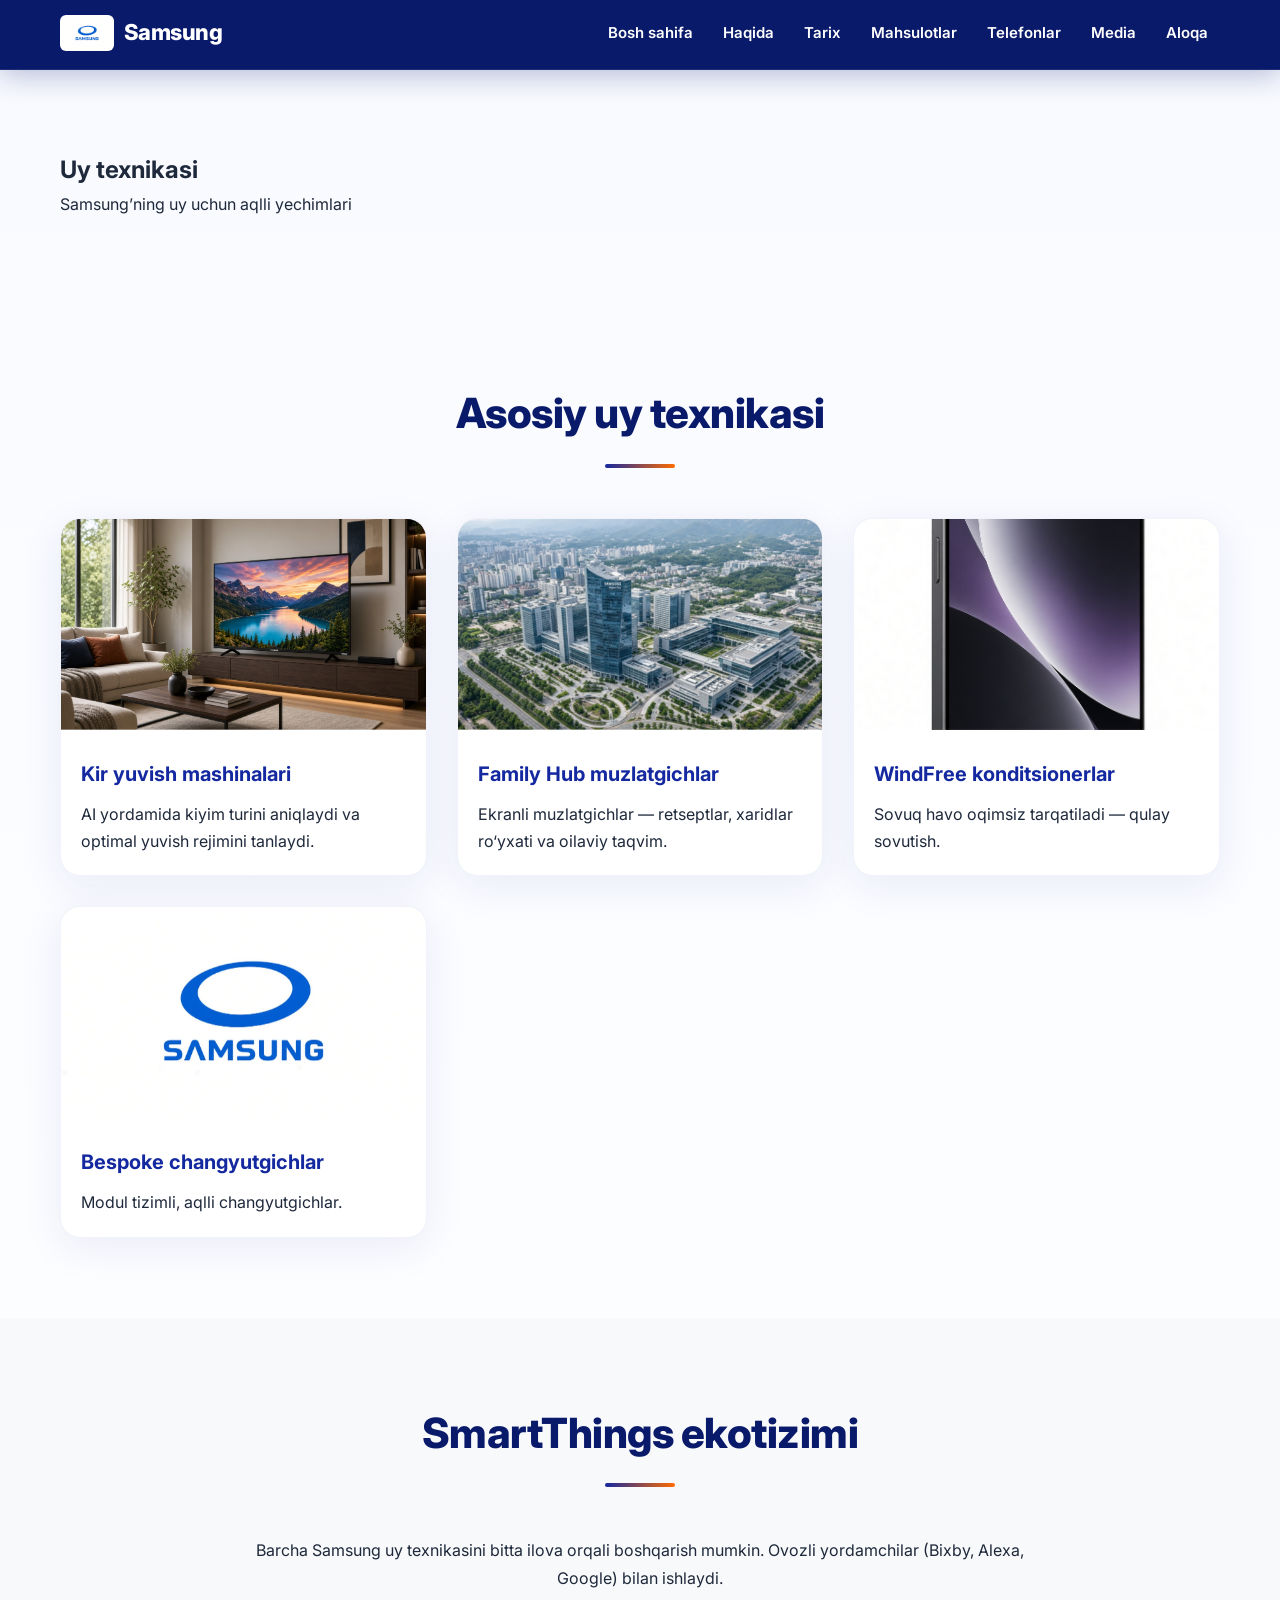
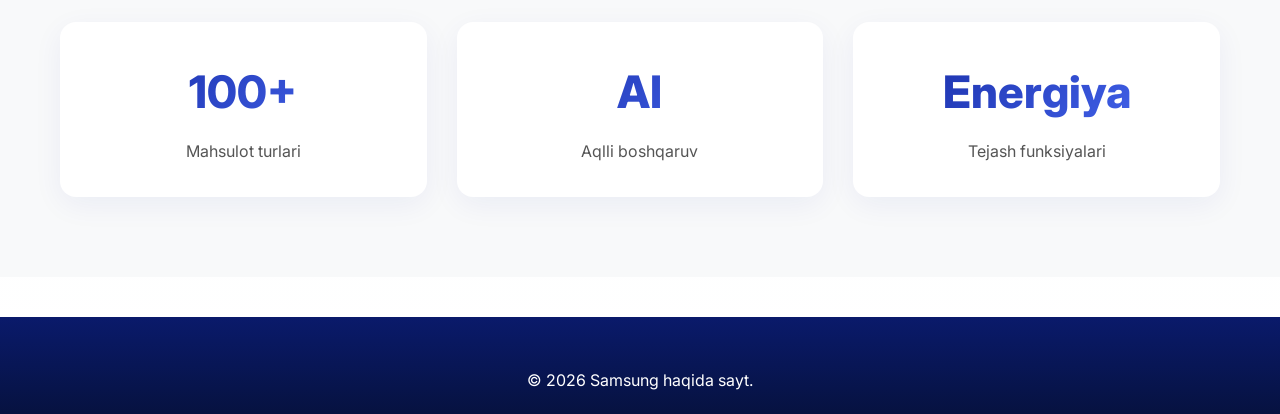
<file: samsung-site/uy-texnikasi.html>
<!DOCTYPE html>
<html lang="uz">
<head>
    <meta charset="UTF-8">
    <meta name="viewport" content="width=device-width, initial-scale=1.0">
    <title>Samsung Uy texnikasi</title>
    <link rel="stylesheet" href="css/style.css">
</head>
<body>
    <header>
        <div class="container">
            <nav class="navbar">
                <a href="index.html" class="logo">
                    <img src="images/logo.jpg" alt="Samsung"> Samsung
                </a>
                <ul class="nav-menu">
                    <li><a href="index.html">Bosh sahifa</a></li>
                    <li><a href="haqida.html">Haqida</a></li>
                    <li><a href="tarix.html">Tarix</a></li>
                    <li><a href="mahsulotlar.html">Mahsulotlar</a></li>
                    <li><a href="telefonlar.html">Telefonlar</a></li>
                    <li><a href="media.html">Media</a></li>
                    <li><a href="aloqa.html">Aloqa</a></li>
                </ul>
                <div class="hamburger"><span></span><span></span><span></span></div>
            </nav>
        </div>
    </header>

    <section class="page-header">
        <div class="container">
            <h1>Uy texnikasi</h1>
            <p>Samsung’ning uy uchun aqlli yechimlari</p>
        </div>
    </section>

    <section>
        <div class="container">
            <h2 class="section-title">Asosiy uy texnikasi</h2>
            <div class="cards">
                <div class="card">
                    <img src="images/tv.jpg" alt="Kir yuvish mashinasi">
                    <div class="card-content">
                        <h3>Kir yuvish mashinalari</h3>
                        <p>AI yordamida kiyim turini aniqlaydi va optimal yuvish rejimini tanlaydi.</p>
                    </div>
                </div>
                <div class="card">
                    <img src="images/hq.jpg" alt="Muzlatgich">
                    <div class="card-content">
                        <h3>Family Hub muzlatgichlar</h3>
                        <p>Ekranli muzlatgichlar — retseptlar, xaridlar ro‘yxati va oilaviy taqvim.</p>
                    </div>
                </div>
                <div class="card">
                    <img src="images/phone.jpg" alt="Konditsioner">
                    <div class="card-content">
                        <h3>WindFree konditsionerlar</h3>
                        <p>Sovuq havo oqimsiz tarqatiladi — qulay sovutish.</p>
                    </div>
                </div>
                <div class="card">
                    <img src="images/logo.jpg" alt="Changyutgich">
                    <div class="card-content">
                        <h3>Bespoke changyutgichlar</h3>
                        <p>Modul tizimli, aqlli changyutgichlar.</p>
                    </div>
                </div>
            </div>
        </div>
    </section>

    <section style="background:#f8f9fa;">
        <div class="container">
            <h2 class="section-title">SmartThings ekotizimi</h2>
            <p style="text-align:center; max-width:800px; margin:0 auto 30px;">Barcha Samsung uy texnikasini bitta ilova orqali boshqarish mumkin. Ovozli yordamchilar (Bixby, Alexa, Google) bilan ishlaydi.</p>
            <div class="stats">
                <div class="stat"><h3>100+</h3><p>Mahsulot turlari</p></div>
                <div class="stat"><h3>AI</h3><p>Aqlli boshqaruv</p></div>
                <div class="stat"><h3>Energiya</h3><p>Tejash funksiyalari</p></div>
            </div>
        </div>
    </section>

    <footer>
        <div class="container">
            <p>&copy; 2026 Samsung haqida sayt.</p>
        </div>
    </footer>
    <script src="js/script.js"></script>
</body>
</html>
</file>
<file: samsung-site/css/style.css>
/* Samsung haqida sayt - Premium CSS */
@import url('https://fonts.googleapis.com/css2?family=Inter:wght@400;500;600;700;800&display=swap');

* {
    margin: 0;
    padding: 0;
    box-sizing: border-box;
}

:root {
    --samsung-blue: #1428A0;
    --dark-blue: #0A1A6B;
    --light-blue: #4A6CF7;
    --white: #ffffff;
    --light-gray: #f8f9fc;
    --dark-gray: #1a1a2e;
    --text-color: #1e293b;
    --accent: #FF6B00;
    --glass: rgba(255, 255, 255, 0.12);
}

body {
    font-family: 'Inter', 'Segoe UI', system-ui, sans-serif;
    line-height: 1.7;
    color: var(--text-color);
    background: #fafbff;
}

.container {
    max-width: 1200px;
    margin: 0 auto;
    padding: 0 20px;
}

/* Header */
header {
    background: linear-gradient(135deg, #0A1A6B 0%, #1428A0 50%, #1e3a8a 100%);
    color: var(--white);
    position: sticky;
    top: 0;
    z-index: 1000;
    backdrop-filter: blur(12px);
    box-shadow: 0 4px 30px rgba(10, 26, 107, 0.3);
    border-bottom: 1px solid rgba(255,255,255,0.08);
}

.navbar {
    display: flex;
    justify-content: space-between;
    align-items: center;
    padding: 16px 0;
}

.logo {
    display: flex;
    align-items: center;
    gap: 12px;
    font-size: 26px;
    font-weight: 800;
    text-decoration: none;
    color: var(--white);
    letter-spacing: -0.5px;
}

.logo img {
    height: 42px;
    width: auto;
    border-radius: 6px;
}

.nav-menu {
    display: flex;
    list-style: none;
    gap: 6px;
}

.nav-menu a {
    color: rgba(255,255,255,0.9);
    text-decoration: none;
    font-weight: 600;
    font-size: 16.5px;
    transition: all 0.3s cubic-bezier(0.4, 0, 0.2, 1);
    padding: 10px 18px;
    border-radius: 10px;
}

.nav-menu a:hover, .nav-menu a.active {
    background: rgba(255,255,255,0.15);
    color: #ffd700;
    transform: translateY(-1px);
}

/* Hero */
.hero {
    position: relative;
    min-height: 85vh;
    display: flex;
    align-items: center;
    overflow: hidden;
}

.hero-video {
    position: absolute;
    top: 0;
    left: 0;
    width: 100%;
    height: 100%;
    object-fit: cover;
    z-index: 0;
}

.hero-overlay {
    position: absolute;
    inset: 0;
    background: linear-gradient(90deg, rgba(10,26,107,0.75) 0%, rgba(20,40,160,0.45) 60%, rgba(10,26,107,0.3) 100%);
    z-index: 1;
}

.hero-content {
    position: relative;
    z-index: 5;
    max-width: 650px;
    padding: 60px 20px;
}

.hero-content h1 {
    font-size: 3.4rem;
    font-weight: 800;
    line-height: 1.15;
    margin-bottom: 18px;
    color: white;
    text-shadow: 0 4px 20px rgba(0,0,0,0.3);
}

.hero-content p {
    font-size: 1.15rem;
    margin-bottom: 28px;
    color: rgba(255,255,255,0.92);
    max-width: 540px;
}

.btn {
    display: inline-block;
    background: linear-gradient(135deg, #FF6B00, #ff8c38);
    color: white;
    padding: 14px 32px;
    border-radius: 12px;
    text-decoration: none;
    font-weight: 700;
    font-size: 1.05rem;
    transition: all 0.3s;
    box-shadow: 0 8px 25px rgba(255,107,0,0.35);
}

.btn:hover {
    transform: translateY(-3px);
    box-shadow: 0 12px 30px rgba(255,107,0,0.45);
}

/* Cards */
.cards {
    display: grid;
    grid-template-columns: repeat(auto-fit, minmax(280px, 1fr));
    gap: 28px;
    margin-top: 10px;
}

.card {
    background: white;
    border-radius: 18px;
    overflow: hidden;
    box-shadow: 0 10px 40px rgba(20, 40, 160, 0.08);
    transition: all 0.4s cubic-bezier(0.4, 0, 0.2, 1);
    border: 1px solid rgba(20,40,160,0.06);
}

.card:hover {
    transform: translateY(-12px) rotateY(4deg);
    box-shadow: 0 25px 50px rgba(20, 40, 160, 0.15);
}

.card img {
    width: 100%;
    height: 200px;
    object-fit: cover;
    transition: transform 0.5s;
}

.card:hover img {
    transform: scale(1.08);
}

.card-content {
    padding: 22px 24px 26px;
}

.card-content h3 {
    font-size: 1.25rem;
    margin-bottom: 8px;
    color: var(--samsung-blue);
}

/* Section titles */
.section-title {
    font-size: 2.4rem;
    font-weight: 800;
    text-align: center;
    margin-bottom: 40px;
    color: var(--dark-blue);
    position: relative;
}

.section-title::after {
    content: '';
    display: block;
    width: 60px;
    height: 4px;
    background: linear-gradient(90deg, var(--samsung-blue), var(--accent));
    margin: 12px auto 0;
    border-radius: 2px;
}

/* Stats */
.stats {
    display: grid;
    grid-template-columns: repeat(auto-fit, minmax(160px, 1fr));
    gap: 24px;
    text-align: center;
}

.stat {
    background: white;
    padding: 28px 16px;
    border-radius: 16px;
    box-shadow: 0 8px 30px rgba(20,40,160,0.06);
}

.stat h3 {
    font-size: 2.6rem;
    font-weight: 800;
    background: linear-gradient(135deg, var(--samsung-blue), #4A6CF7);
    -webkit-background-clip: text;
    -webkit-text-fill-color: transparent;
    margin-bottom: 6px;
}

/* Footer */
footer {
    background: linear-gradient(180deg, #0A1A6B, #061240);
    color: rgba(255,255,255,0.85);
    padding: 50px 0 20px;
    margin-top: 40px;
}

.footer-content {
    display: grid;
    grid-template-columns: repeat(auto-fit, minmax(200px, 1fr));
    gap: 30px;
    margin-bottom: 30px;
}

.footer-section h3 {
    color: white;
    margin-bottom: 12px;
    font-size: 1.2rem;
}

.footer-section a {
    color: rgba(255,255,255,0.7);
    text-decoration: none;
    transition: color 0.3s;
}

.footer-section a:hover {
    color: #ffd700;
}

.copyright {
    text-align: center;
    padding-top: 20px;
    border-top: 1px solid rgba(255,255,255,0.1);
    font-size: 0.9rem;
    opacity: 0.7;
}

.hamburger {
    display: none;
    flex-direction: column;
    cursor: pointer;
    gap: 5px;
}

.hamburger span {
    width: 25px;
    height: 3px;
    background: white;
    transition: 0.3s;
}

/* 3D Animatsiyali kartochkalar */
.card {
    transition: transform 0.4s ease, box-shadow 0.4s ease;
    transform-style: preserve-3d;
    perspective: 1000px;
}

.card:hover {
    transform: rotateY(8deg) rotateX(5deg) translateY(-12px) scale(1.03);
    box-shadow: 0 25px 50px rgba(20, 40, 160, 0.25);
}

.card img {
    transition: transform 0.4s ease;
    transform: translateZ(20px);
}

.card:hover img {
    transform: translateZ(40px) scale(1.05);
}

/* Kuchliroq 3D telefon animatsiyasi */
.samsung-phone-3d {
    width: 100%;
    height: 100%;
    transform-style: preserve-3d;
    animation: samsungFloat 5s ease-in-out infinite;
    position: relative;
}

@keyframes samsungFloat {
    0%, 100% { 
        transform: rotateY(-15deg) rotateX(8deg) translateY(0px); 
    }
    25% { 
        transform: rotateY(20deg) rotateX(2deg) translateY(-20px); 
    }
    50% { 
        transform: rotateY(5deg) rotateX(-8deg) translateY(5px); 
    }
    75% { 
        transform: rotateY(-20deg) rotateX(4deg) translateY(-10px); 
    }
}

/* Animatsiyali telefonlar */
.animated-phone {
    animation: floatUp 3.5s ease-in-out infinite;
    transform-style: preserve-3d;
}

.animated-phone:hover {
    transform: scale(1.08) rotateY(10deg);
}

@keyframes floatUp {
    0%, 100% { transform: translateY(0) rotateY(-5deg); }
    50% { transform: translateY(-20px) rotateY(5deg); }
}
.stats {
    display: grid;
    grid-template-columns: repeat(auto-fit, minmax(180px, 1fr));
    gap: 30px;
    text-align: center;
    margin-top: 20px;
}

.stat h3 {
    font-size: 2.5rem;
    color: var(--samsung-blue);
    margin-bottom: 8px;
}

.stat p {
    font-size: 1rem;
    color: #555;
}

/* Cards adjustment for more content */
.cards {
    display: grid;
    grid-template-columns: repeat(auto-fit, minmax(260px, 1fr));
    gap: 25px;
    margin-top: 20px;
}
.d3-showcase {
    position: absolute;
    right: 4%;
    top: 50%;
    transform: translateY(-50%);
    width: 260px;
    height: 420px;
    perspective: 1500px;
    z-index: 10;
}

.samsung-phone-3d {
    width: 100%;
    height: 100%;
    transform-style: preserve-3d;
    animation: samsungFloat 6s ease-in-out infinite;
    position: relative;
}

.phone-img {
    width: 200px;
    height: 320px;
    object-fit: cover;
    border-radius: 28px;
    box-shadow: 
        0 25px 50px rgba(20, 40, 160, 0.4),
        0 0 30px rgba(74, 108, 247, 0.3);
    transform: rotateY(8deg);
    display: block;
    margin: 30px auto;
    border: 3px solid rgba(255,255,255,0.25);
    background: #000;
}

.glow {
    position: absolute;
    top: 50%;
    left: 50%;
    width: 200px;
    height: 200px;
    background: radial-gradient(circle, rgba(74,108,247,0.4) 0%, transparent 70%);
    transform: translate(-50%, -50%);
    border-radius: 50%;
    animation: pulse 3s ease-in-out infinite;
    z-index: -1;
}

@keyframes samsungFloat {
    0%, 100% { 
        transform: rotateY(0deg) rotateX(5deg) translateY(0px); 
    }
    25% { 
        transform: rotateY(15deg) rotateX(0deg) translateY(-15px); 
    }
    50% { 
        transform: rotateY(0deg) rotateX(-5deg) translateY(0px); 
    }
    75% { 
        transform: rotateY(-15deg) rotateX(0deg) translateY(-10px); 
    }
}

@keyframes pulse {
    0%, 100% { opacity: 0.6; transform: translate(-50%, -50%) scale(1); }
    50% { opacity: 1; transform: translate(-50%, -50%) scale(1.1); }
}

/* ===== MOBIL OPTIMIZATSIYA ===== */
@media (max-width: 768px) {
    .hero {
        padding: 60px 15px 40px;
        min-height: auto;
        flex-direction: column;
    }
    
    .hero-content h1 {
        font-size: 1.8rem !important;
        line-height: 1.3;
        margin-bottom: 15px;
    }
    
    .hero-content p {
        font-size: 0.95rem !important;
        margin-bottom: 20px;
        padding: 0 10px;
    }
    
    .btn {
        padding: 10px 22px;
        font-size: 0.95rem;
    }
    
    .d3-showcase {
        position: relative !important;
        right: auto !important;
        top: auto !important;
        transform: none !important;
        margin: 25px auto 10px !important;
        width: 160px !important;
        height: 260px !important;
    }
    
    .phone-img {
        width: 130px !important;
        height: 210px !important;
        margin: 10px auto !important;
    }
    
    .section-title {
        font-size: 1.8rem;
        margin-bottom: 30px;
    }
    
    .cards {
        grid-template-columns: 1fr;
        gap: 20px;
    }
    
    .card img {
        height: 180px;
    }
    
    .navbar {
        padding: 12px 0;
    }
    
    .logo {
        font-size: 18px;
    }
    
    .logo img {
        height: 32px;
    }
    
    .container {
        padding: 0 15px;
    }
    
    section {
        padding: 50px 0;
    }
    
    .footer-content {
        grid-template-columns: 1fr;
        text-align: center;
        gap: 20px;
    }
}

@media (max-width: 480px) {
    .hero-content h1 {
        font-size: 1.5rem !important;
    }
    
    .hero-content p {
        font-size: 0.88rem !important;
    }
    
    .d3-showcase {
        width: 140px !important;
        height: 230px !important;
    }
    
    .phone-img {
        width: 110px !important;
        height: 180px !important;
    }
    
    .section-title {
        font-size: 1.5rem;
    }
}

.floating-stars {
    position: absolute;
    top: -30px;
    left: 50%;
    transform: translateX(-50%);
    display: flex;
    gap: 15px;
    font-size: 24px;
    color: #ffd700;
}

.floating-stars span {
    animation: float 3s ease-in-out infinite;
}

.floating-stars span:nth-child(2) { animation-delay: 0.5s; }
.floating-stars span:nth-child(3) { animation-delay: 1s; }

@keyframes float {
    0%, 100% { transform: translateY(0); }
    50% { transform: translateY(-15px); }
}

/* Responsive for 3D */
@media (max-width: 900px) {
    .d3-showcase {
        position: relative;
        right: auto;
        top: auto;
        transform: none;
        margin: 30px auto 0;
        width: 200px;
        height: 160px;
    }
    .hero {
        flex-direction: column;
        padding: 80px 20px;
    }
}

/* Hero */
.hero {
    position: relative;
    color: white;
    text-align: center;
    padding: 120px 20px;
    min-height: 550px;
    display: flex;
    align-items: center;
    justify-content: center;
    overflow: hidden;
}

.hero-video {
    position: absolute;
    top: 50%;
    left: 50%;
    min-width: 100%;
    min-height: 100%;
    width: auto;
    height: auto;
    transform: translate(-50%, -50%);
    object-fit: cover;
    z-index: 0;
}

.hero-overlay {
    position: absolute;
    top: 0;
    left: 0;
    width: 100%;
    height: 100%;
    background: linear-gradient(rgba(20,40,160,0.65), rgba(10,26,107,0.75));
    z-index: 1;
}

.hero-content {
    position: relative;
    z-index: 2;
}

.hero-content h1 {
    font-size: 3.5rem;
    margin-bottom: 20px;
    text-shadow: 2px 2px 4px rgba(0,0,0,0.5);
}

.hero-content p {
    font-size: 1.3rem;
    max-width: 800px;
    margin: 0 auto 30px;
}

.btn {
    display: inline-block;
    background: var(--accent);
    color: white;
    padding: 12px 30px;
    text-decoration: none;
    border-radius: 30px;
    font-weight: bold;
    transition: all 0.3s;
    border: none;
    cursor: pointer;
}

.btn:hover {
    background: #e55a00;
    transform: translateY(-2px);
    box-shadow: 0 5px 15px rgba(255,107,0,0.4);
}

/* Sections */
section {
    padding: 80px 0;
}

.section-title {
    text-align: center;
    font-size: 2.5rem;
    margin-bottom: 50px;
    color: var(--samsung-blue);
    position: relative;
}

.section-title::after {
    content: '';
    display: block;
    width: 80px;
    height: 4px;
    background: var(--accent);
    margin: 15px auto 0;
    border-radius: 2px;
}

/* Cards */
.cards {
    display: grid;
    grid-template-columns: repeat(auto-fit, minmax(300px, 1fr));
    gap: 30px;
}

.card {
    background: white;
    border-radius: 15px;
    overflow: hidden;
    box-shadow: 0 5px 20px rgba(0,0,0,0.1);
    transition: transform 0.3s, box-shadow 0.3s;
}

.card:hover {
    transform: translateY(-10px);
    box-shadow: 0 15px 30px rgba(0,0,0,0.15);
}

.card img {
    width: 100%;
    height: 200px;
    object-fit: cover;
}

.card-content {
    padding: 20px;
}

.card h3 {
    color: var(--samsung-blue);
    margin-bottom: 10px;
}

/* Timeline */
.timeline {
    position: relative;
    max-width: 900px;
    margin: 0 auto;
}

.timeline::before {
    content: '';
    position: absolute;
    left: 50%;
    width: 4px;
    height: 100%;
    background: var(--samsung-blue);
    transform: translateX(-50%);
}

.timeline-item {
    margin: 40px 0;
    position: relative;
    width: 45%;
}

.timeline-item:nth-child(odd) {
    left: 0;
    text-align: right;
    padding-right: 40px;
}

.timeline-item:nth-child(even) {
    left: 55%;
    padding-left: 40px;
}

.timeline-item::before {
    content: '';
    position: absolute;
    width: 20px;
    height: 20px;
    background: var(--accent);
    border-radius: 50%;
    top: 10px;
}

.timeline-item:nth-child(odd)::before {
    right: -50px;
}

.timeline-item:nth-child(even)::before {
    left: -50px;
}

.timeline-content {
    background: var(--light-gray);
    padding: 20px;
    border-radius: 10px;
    box-shadow: 0 3px 10px rgba(0,0,0,0.1);
}

/* Products grid */
.product-grid {
    display: grid;
    grid-template-columns: repeat(auto-fit, minmax(250px, 1fr));
    gap: 25px;
}

.product-item {
    background: white;
    border-radius: 12px;
    padding: 20px;
    text-align: center;
    box-shadow: 0 4px 15px rgba(0,0,0,0.08);
    transition: 0.3s;
}

.product-item:hover {
    transform: scale(1.03);
}

.product-item img {
    max-width: 100%;
    height: 180px;
    object-fit: contain;
    margin-bottom: 15px;
}

/* Footer */
footer {
    background: var(--dark-blue);
    color: white;
    padding: 50px 0 20px;
    text-align: center;
}

.footer-content {
    display: grid;
    grid-template-columns: repeat(auto-fit, minmax(200px, 1fr));
    gap: 30px;
    margin-bottom: 30px;
    text-align: left;
}

.footer-section h3 {
    margin-bottom: 15px;
    color: #ffd700;
}

.footer-section ul {
    list-style: none;
}

.footer-section a {
    color: #ddd;
    text-decoration: none;
}

.footer-section a:hover {
    color: white;
}

.copyright {
    border-top: 1px solid rgba(255,255,255,0.2);
    padding-top: 20px;
    font-size: 0.9rem;
}

/* Accordion */
.accordion {
    max-width: 800px;
    margin: 0 auto;
}

.accordion-item {
    border: 1px solid #ddd;
    margin-bottom: 10px;
    border-radius: 8px;
    overflow: hidden;
}

.accordion-header {
    background: var(--samsung-blue);
    color: white;
    padding: 15px 20px;
    cursor: pointer;
    display: flex;
    justify-content: space-between;
    align-items: center;
    font-weight: bold;
}

.accordion-content {
    max-height: 0;
    overflow: hidden;
    transition: max-height 0.3s ease;
    background: white;
    padding: 0 20px;
}

.accordion-content.active {
    max-height: 500px;
    padding: 20px;
}

/* Form */
.contact-form {
    max-width: 600px;
    margin: 0 auto;
    background: var(--light-gray);
    padding: 40px;
    border-radius: 15px;
}

.form-group {
    margin-bottom: 20px;
}

.form-group label {
    display: block;
    margin-bottom: 5px;
    font-weight: bold;
}

.form-group input, .form-group textarea {
    width: 100%;
    padding: 12px;
    border: 1px solid #ddd;
    border-radius: 8px;
    font-size: 1rem;
}

.form-group textarea {
    height: 120px;
    resize: vertical;
}

/* Responsive */
@media (max-width: 768px) {
    .nav-menu {
        display: none;
        position: absolute;
        top: 70px;
        left: 0;
        right: 0;
        background: var(--samsung-blue);
        flex-direction: column;
        padding: 20px;
        gap: 15px;
    }
    
    .nav-menu.active {
        display: flex;
    }
    
    .hamburger {
        display: flex;
    }
    
    .hero-content h1 {
        font-size: 2.2rem;
    }
    
    .timeline::before {
        left: 20px;
    }
    
    .timeline-item {
        width: 100%;
        left: 0 !important;
        text-align: left !important;
        padding-left: 50px !important;
        padding-right: 0 !important;
    }
    
    .timeline-item::before {
        left: 10px !important;
        right: auto !important;
    }
}

/* Dark mode support */
body.dark-mode {
    background: #1a1a2e;
    color: #eee;
}

body.dark-mode .card, body.dark-mode .timeline-content, body.dark-mode .product-item, body.dark-mode .contact-form {
    background: #16213e;
    color: #eee;
}

body.dark-mode .section-title {
    color: #4A6CF7;
}

.dark-toggle {
    background: none;
    border: 2px solid white;
    color: white;
    padding: 5px 10px;
    border-radius: 20px;
    cursor: pointer;
    margin-left: 15px;
}

/* Fizika uslubidagi animatsiyalar */
.float-physics {
    animation: floatPhysics 4s ease-in-out infinite;
}

@keyframes floatPhysics {
    0%, 100% { transform: translateY(0) rotate(0deg); }
    25% { transform: translateY(-18px) rotate(2deg); }
    50% { transform: translateY(-8px) rotate(-1deg); }
    75% { transform: translateY(-22px) rotate(1deg); }
}

.bounce-physics {
    animation: bouncePhysics 2.5s cubic-bezier(0.68, -0.55, 0.265, 1.55) infinite;
}

@keyframes bouncePhysics {
    0%, 100% { transform: translateY(0); }
    50% { transform: translateY(-25px); }
}

.gravity-drop {
    animation: gravityDrop 1.2s ease-in;
}

@keyframes gravityDrop {
    0% { transform: translateY(-100px); opacity: 0; }
    60% { transform: translateY(10px); opacity: 1; }
    80% { transform: translateY(-5px); }
    100% { transform: translateY(0); }
}

/* Kartochkalarga fizika hover */
.card {
    transition: transform 0.5s cubic-bezier(0.34, 1.56, 0.64, 1) !important;
}

.card:hover {
    transform: translateY(-15px) rotate(1deg) !important;
}

/* Telefon 3D fizika */
.samsung-phone-3d {
    animation: phonePhysics 6s ease-in-out infinite !important;
}

@keyframes phonePhysics {
    0%, 100% { transform: rotateY(-10deg) rotateX(5deg) translateY(0); }
    30% { transform: rotateY(15deg) rotateX(-3deg) translateY(-18px); }
    60% { transform: rotateY(-5deg) rotateX(8deg) translateY(-8px); }
    80% { transform: rotateY(8deg) rotateX(2deg) translateY(-12px); }
}
body {
    background: linear-gradient(180deg, #f8faff 0%, #ffffff 100%) !important;
    color: #1e293b !important;
}

.card {
    background: #ffffff !important;
    border-radius: 20px !important;
    box-shadow: 0 10px 40px rgba(20, 40, 160, 0.08) !important;
    border: 1px solid rgba(20, 40, 160, 0.06) !important;
    overflow: hidden;
    transition: all 0.4s cubic-bezier(0.4, 0, 0.2, 1) !important;
}

.card:hover {
    transform: translateY(-12px) !important;
    box-shadow: 0 25px 50px rgba(20, 40, 160, 0.15) !important;
}

.card img {
    height: 210px !important;
    object-fit: cover;
    transition: transform 0.5s ease !important;
}

.card:hover img {
    transform: scale(1.06) !important;
}

.section-title {
    font-size: 2.6rem !important;
    font-weight: 800 !important;
    color: #0A1A6B !important;
    letter-spacing: -0.5px;
}

.section-title::after {
    width: 70px !important;
    height: 4px !important;
    background: linear-gradient(90deg, #1428A0, #FF6B00) !important;
    border-radius: 2px;
}

.btn {
    background: linear-gradient(135deg, #FF6B00, #ff8533) !important;
    padding: 14px 34px !important;
    border-radius: 12px !important;
    font-weight: 700 !important;
    box-shadow: 0 8px 25px rgba(255, 107, 0, 0.3) !important;
    transition: all 0.3s !important;
}

.btn:hover {
    transform: translateY(-3px) !important;
    box-shadow: 0 12px 35px rgba(255, 107, 0, 0.4) !important;
}

.stat {
    background: #ffffff !important;
    border-radius: 16px !important;
    padding: 32px 16px !important;
    box-shadow: 0 8px 30px rgba(20, 40, 160, 0.06) !important;
}

.stat h3 {
    font-size: 2.8rem !important;
    background: linear-gradient(135deg, #1428A0, #4A6CF7) !important;
    -webkit-background-clip: text !important;
    -webkit-text-fill-color: transparent !important;
}

/* Navbar toza tuzatish */
header {
    position: sticky;
    top: 0;
    z-index: 1000;
    overflow: hidden;
    background: #0A1A6B;
    min-height: 70px;
}

.nav-video {
    position: absolute;
    top: 0;
    left: 0;
    width: 100%;
    height: 100%;
    object-fit: cover;
    z-index: 0;
    opacity: 0.6;
}

.nav-overlay {
    position: absolute;
    inset: 0;
    background: rgba(10, 26, 107, 0.75);
    z-index: 1;
}

.navbar {
    position: relative;
    z-index: 10;
    display: flex !important;
    justify-content: space-between;
    align-items: center;
    padding: 14px 0;
    width: 100%;
}

.logo {
    display: flex;
    align-items: center;
    gap: 10px;
    color: white !important;
    font-size: 22px;
    font-weight: 800;
    text-decoration: none;
    z-index: 11;
}

.logo img {
    height: 36px;
}

.nav-menu {
    display: flex !important;
    list-style: none;
    gap: 6px;
    margin: 0;
    padding: 0;
    z-index: 11;
}

.nav-menu a {
    color: white !important;
    text-decoration: none;
    font-weight: 600;
    font-size: 15px;
    padding: 8px 12px;
    border-radius: 6px;
    white-space: nowrap;
}

.nav-menu a:hover,
.nav-menu a.active {
    background: rgba(255,255,255,0.2);
    color: #ffd700 !important;
}

.hamburger {
    display: none;
    z-index: 11;
}

/* Hero professional */
.hero-label {
    font-size: 0.95rem;
    letter-spacing: 3px;
    color: rgba(255,255,255,0.8);
    margin-bottom: 12px;
    font-weight: 600;
}

.hero-content h1 {
    font-size: 4.2rem !important;
    font-weight: 800 !important;
    line-height: 1.05 !important;
    margin-bottom: 18px !important;
}

.btn-outline {
    display: inline-block;
    background: transparent;
    color: white;
    padding: 14px 28px;
    border-radius: 30px;
    border: 1.5px solid rgba(255,255,255,0.6);
    text-decoration: none;
    font-weight: 600;
    transition: all 0.3s;
}

.btn-outline:hover {
    background: white;
    color: #0A1A6B;
    border-color: white;
}

.btn {
    border-radius: 30px !important;
}

footer {
    background: linear-gradient(180deg, #0A1A6B, #061240) !important;
}
</file>
